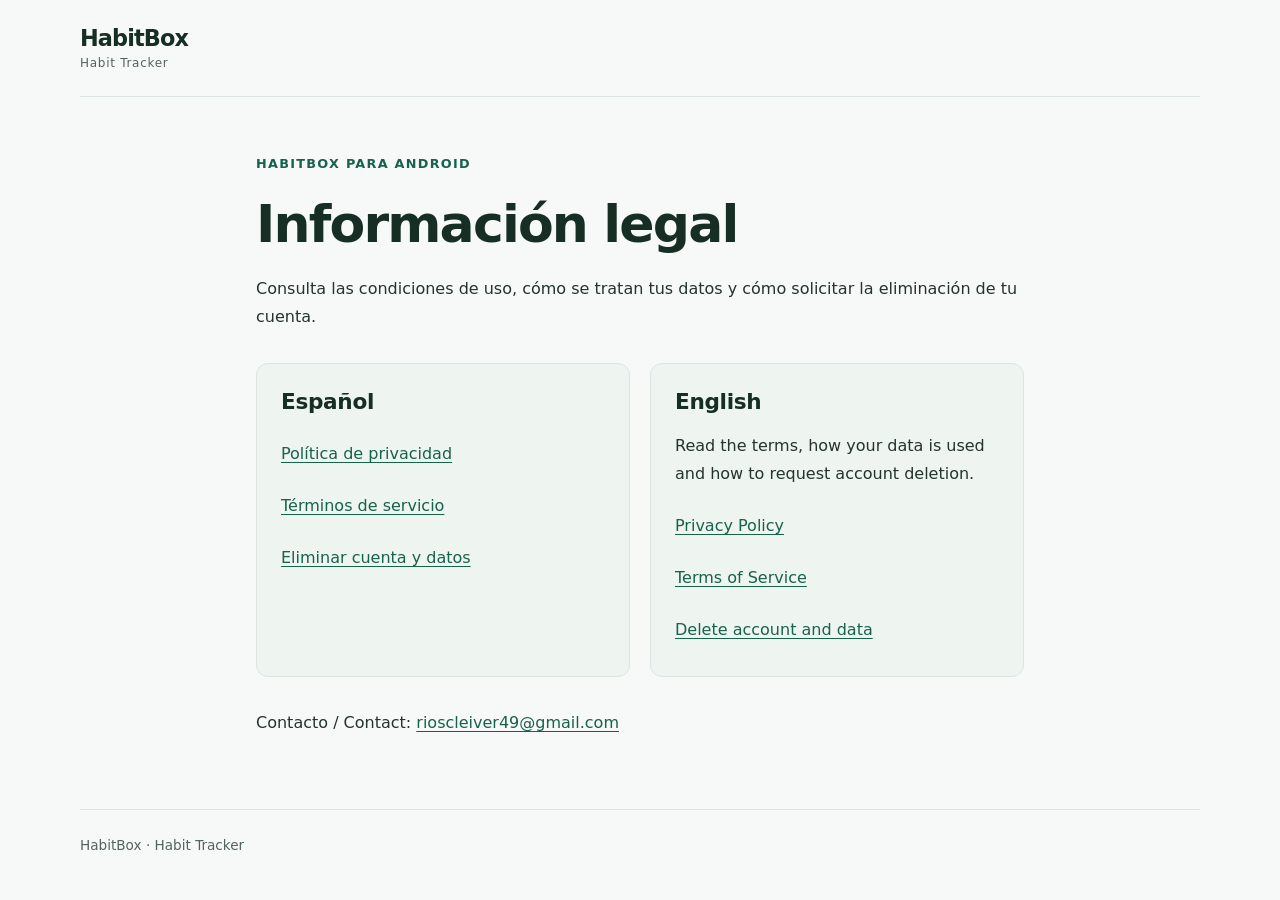
<file: index.html>
<!doctype html>
<html lang="es">
<head>
  <meta charset="utf-8">
  <meta name="viewport" content="width=device-width, initial-scale=1">
  <meta name="description" content="Privacidad, términos de servicio y eliminación de cuenta de HabitBox, en español e inglés. HabitBox legal information in Spanish and English.">
  <title>Información legal / Legal information · HabitBox</title>
  <link rel="stylesheet" href="styles.css">
</head>
<body>
  <a class="skip-link" href="#contenido">Saltar al contenido / Skip to content</a>
  <header class="site-header">
    <a class="brand" href="./" aria-label="HabitBox, inicio">HabitBox <span>Habit Tracker</span></a>
  </header>
  <main class="home" id="contenido">
    <p class="eyebrow">HabitBox para Android</p>
    <h1>Información legal</h1>
    <p>Consulta las condiciones de uso, cómo se tratan tus datos y cómo solicitar la eliminación de tu cuenta.</p>
    <div class="language-grid">
      <section class="language-card" aria-labelledby="es-heading">
        <h2 id="es-heading">Español</h2>
        <nav aria-label="Información legal en español"><ul>
          <li><a href="privacy.html">Política de privacidad</a></li>
          <li><a href="terms.html">Términos de servicio</a></li>
          <li><a href="delete-account-es.html">Eliminar cuenta y datos</a></li>
        </ul></nav>
      </section>
      <section class="language-card" lang="en" aria-labelledby="en-heading">
        <h2 id="en-heading">English</h2>
        <p>Read the terms, how your data is used and how to request account deletion.</p>
        <nav aria-label="Legal information in English"><ul>
          <li><a href="privacy-en.html" hreflang="en">Privacy Policy</a></li>
          <li><a href="terms-en.html" hreflang="en">Terms of Service</a></li>
          <li><a href="delete-account.html" hreflang="en">Delete account and data</a></li>
        </ul></nav>
      </section>
    </div>
    <p class="contact-line">Contacto / <span lang="en">Contact</span>: <a href="mailto:rioscleiver49@gmail.com">rioscleiver49@gmail.com</a></p>
  </main>
  <footer class="site-footer"><p>HabitBox <span aria-hidden="true">·</span> Habit Tracker</p></footer>
</body>
</html>
</file>
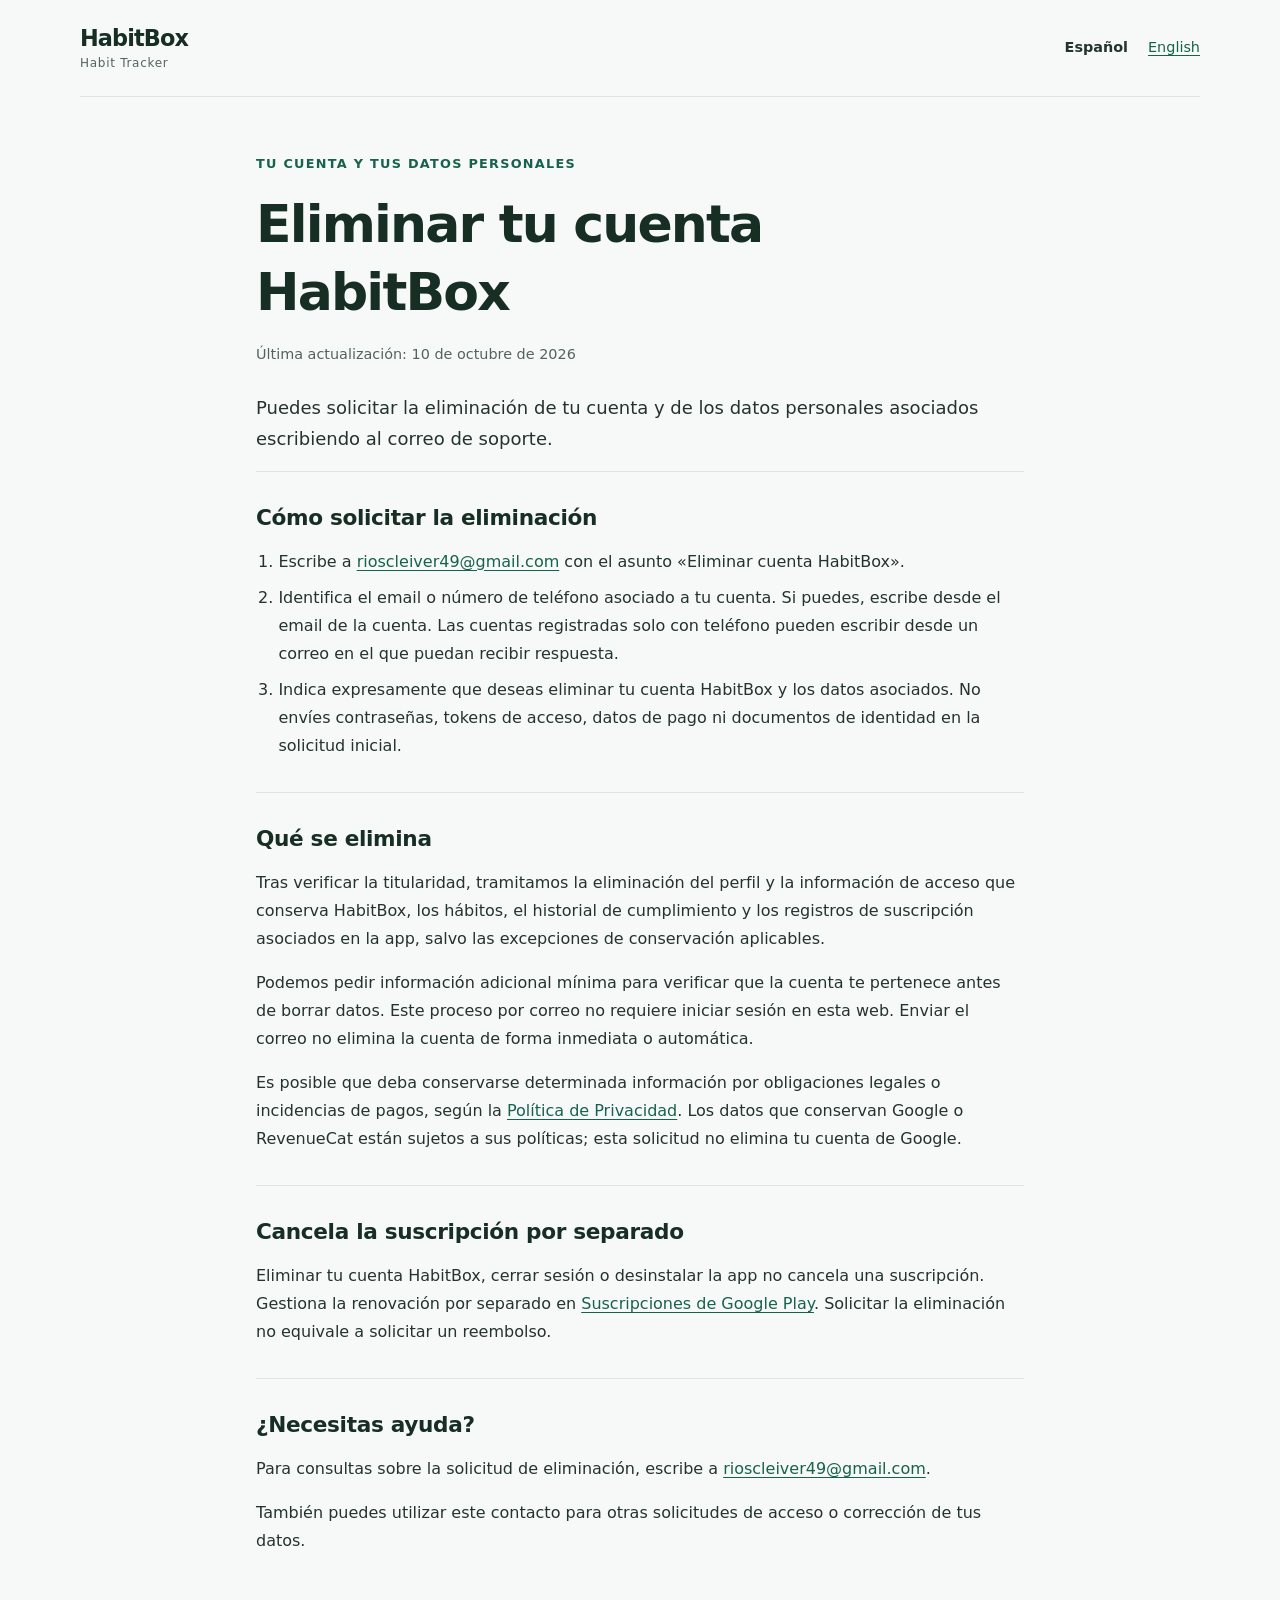
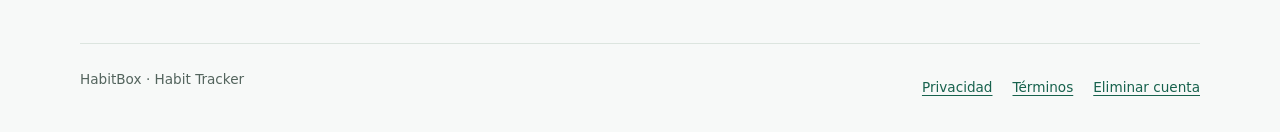
<file: delete-account-es.html>
<!doctype html>
<html lang="es">
<head>
  <meta charset="utf-8">
  <meta name="viewport" content="width=device-width, initial-scale=1">
  <meta name="description" content="Cómo solicitar por correo la eliminación de tu cuenta HabitBox y de los datos asociados.">
  <title>Eliminar tu cuenta · HabitBox: Habit Tracker</title>
  <link rel="stylesheet" href="styles.css">
  <link rel="alternate" hreflang="es" href="delete-account-es.html">
  <link rel="alternate" hreflang="en" href="delete-account.html">
</head>
<body>
  <a class="skip-link" href="#contenido">Saltar al contenido</a>
  <header class="site-header" id="inicio">
    <a class="brand" href="./" aria-label="HabitBox, inicio">HabitBox <span>Habit Tracker</span></a>
    <nav class="language-nav" aria-label="Idioma"><span aria-current="page">Español</span><a href="delete-account.html" lang="en" hreflang="en">English</a></nav>
  </header>
  <main id="contenido" class="policy">
    <header class="policy-heading">
      <p class="eyebrow">Tu cuenta y tus datos personales</p><h1>Eliminar tu cuenta HabitBox</h1>
      <p class="updated">Última actualización: <time datetime="2026-10-10">10 de octubre de 2026</time></p>
      <p class="lead">Puedes solicitar la eliminación de tu cuenta y de los datos personales asociados escribiendo al correo de soporte.</p>
    </header>
    <section id="solicitud">
      <h2>Cómo solicitar la eliminación</h2>
      <ol>
        <li>Escribe a <a href="mailto:rioscleiver49@gmail.com?subject=Eliminar%20cuenta%20HabitBox">rioscleiver49@gmail.com</a> con el asunto «Eliminar cuenta HabitBox».</li>
        <li>Identifica el email o número de teléfono asociado a tu cuenta. Si puedes, escribe desde el email de la cuenta. Las cuentas registradas solo con teléfono pueden escribir desde un correo en el que puedan recibir respuesta.</li>
        <li>Indica expresamente que deseas eliminar tu cuenta HabitBox y los datos asociados. No envíes contraseñas, tokens de acceso, datos de pago ni documentos de identidad en la solicitud inicial.</li>
      </ol>
    </section>
    <section id="datos">
      <h2>Qué se elimina</h2>
      <p>Tras verificar la titularidad, tramitamos la eliminación del perfil y la información de acceso que conserva HabitBox, los hábitos, el historial de cumplimiento y los registros de suscripción asociados en la app, salvo las excepciones de conservación aplicables.</p>
      <p>Podemos pedir información adicional mínima para verificar que la cuenta te pertenece antes de borrar datos. Este proceso por correo no requiere iniciar sesión en esta web. Enviar el correo no elimina la cuenta de forma inmediata o automática.</p>
      <p>Es posible que deba conservarse determinada información por obligaciones legales o incidencias de pagos, según la <a href="privacy.html#conservacion">Política de Privacidad</a>. Los datos que conservan Google o RevenueCat están sujetos a sus políticas; esta solicitud no elimina tu cuenta de Google.</p>
    </section>
    <section id="suscripcion">
      <h2>Cancela la suscripción por separado</h2>
      <p>Eliminar tu cuenta HabitBox, cerrar sesión o desinstalar la app no cancela una suscripción. Gestiona la renovación por separado en <a href="https://play.google.com/store/account/subscriptions">Suscripciones de Google Play</a>. Solicitar la eliminación no equivale a solicitar un reembolso.</p>
    </section>
    <section id="contacto">
      <h2>¿Necesitas ayuda?</h2>
      <p>Para consultas sobre la solicitud de eliminación, escribe a <a href="mailto:rioscleiver49@gmail.com">rioscleiver49@gmail.com</a>.</p>
      <p>También puedes utilizar este contacto para otras solicitudes de acceso o corrección de tus datos.</p>
    </section>
  </main>
  <footer class="site-footer"><p>HabitBox <span aria-hidden="true">·</span> Habit Tracker</p><nav aria-label="Páginas legales"><a href="privacy.html">Privacidad</a><a href="terms.html">Términos</a><a href="delete-account-es.html" aria-current="page">Eliminar cuenta</a></nav></footer>
</body>
</html>
</file>
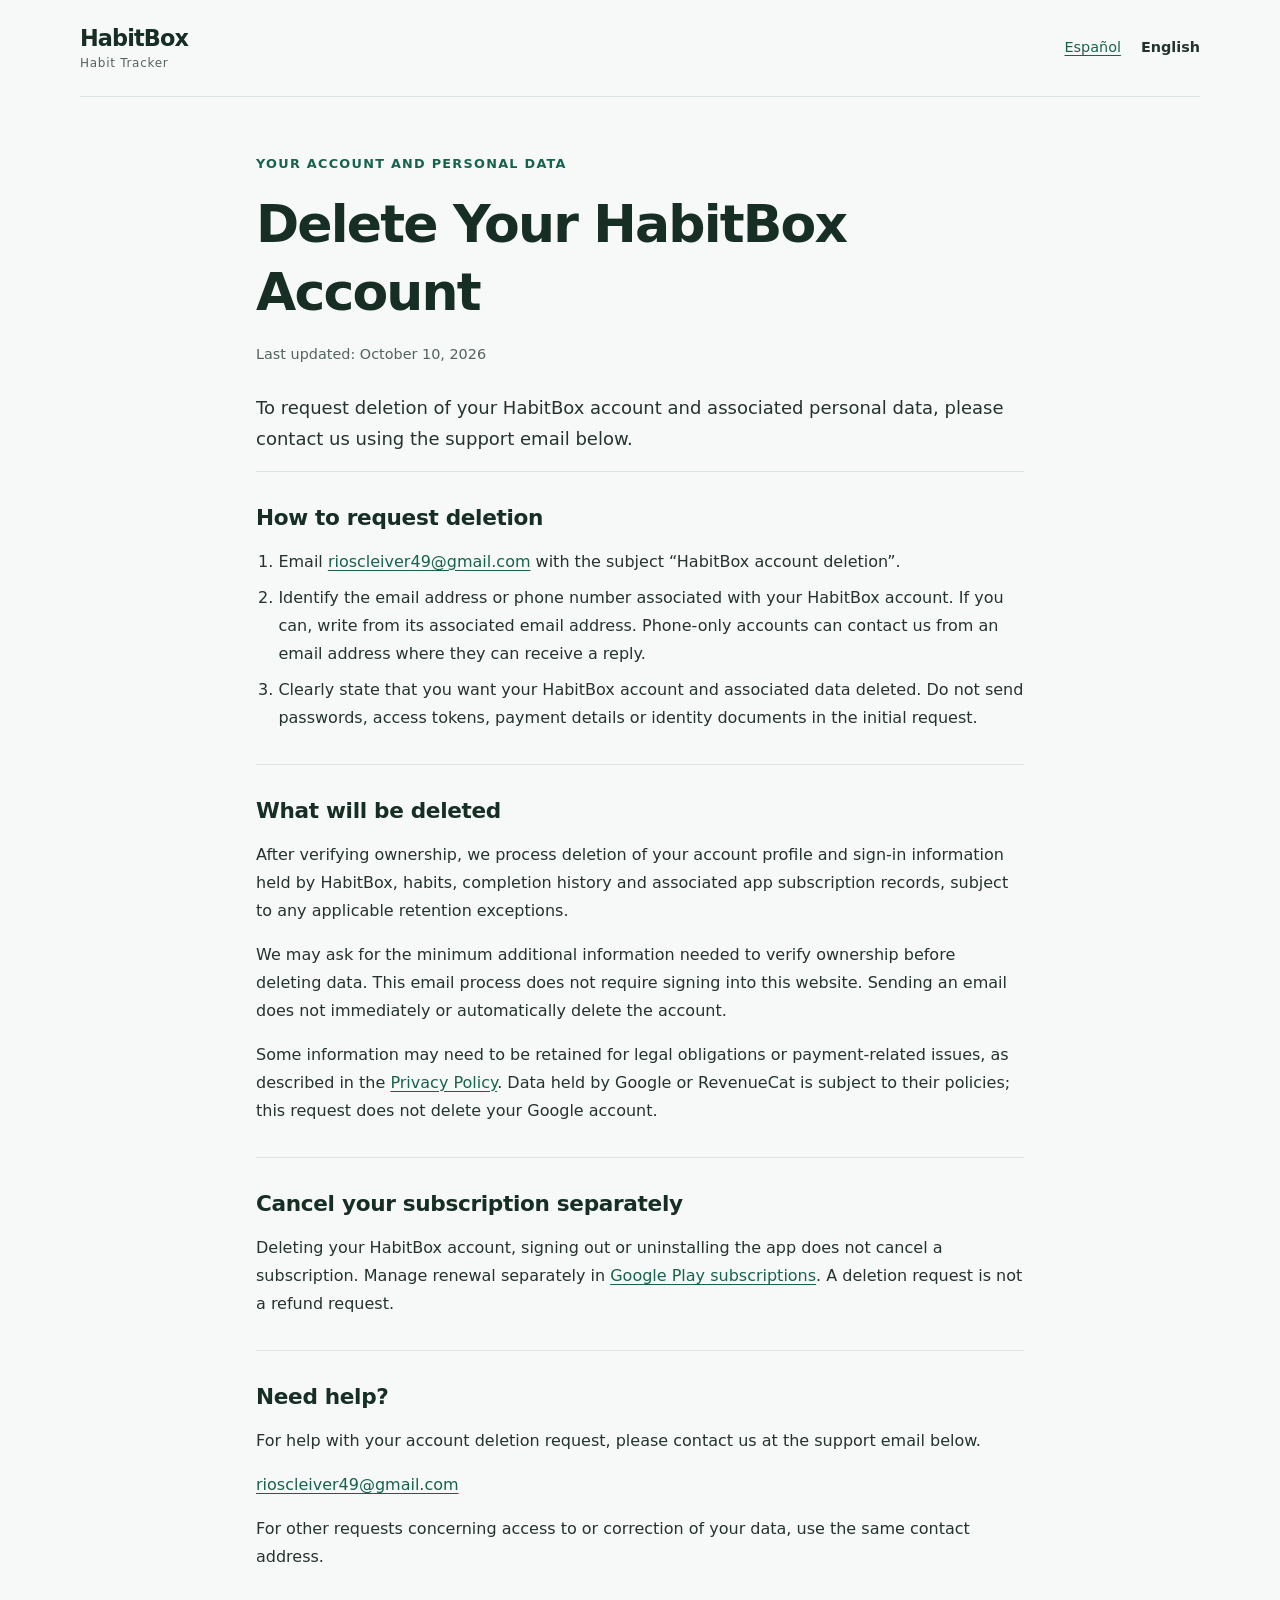
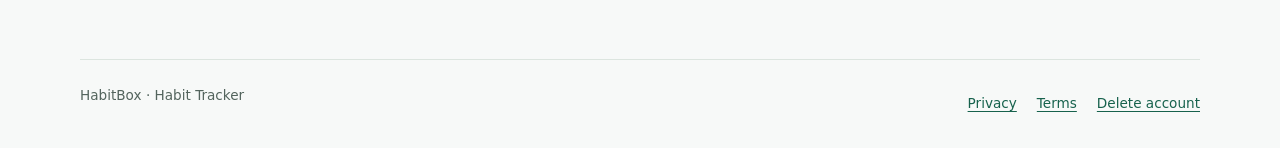
<file: delete-account.html>
<!DOCTYPE html>
<html lang="en">
<head>
  <meta charset="utf-8">
  <meta name="viewport" content="width=device-width, initial-scale=1">
  <meta name="description" content="Learn how to request deletion of your HabitBox account and associated personal data by contacting support.">
  <title>Delete Your HabitBox Account · HabitBox: Habit Tracker</title>
  <link rel="stylesheet" href="styles.css">
  <link rel="alternate" hreflang="es" href="delete-account-es.html">
  <link rel="alternate" hreflang="en" href="delete-account.html">
</head>
<body>
  <a class="skip-link" href="#content">Skip to content</a>
  <header class="site-header" id="top">
    <a class="brand" href="./" aria-label="HabitBox, home">HabitBox <span>Habit Tracker</span></a>
    <nav class="language-nav" aria-label="Language"><a href="delete-account-es.html" lang="es" hreflang="es">Español</a><span aria-current="page">English</span></nav>
  </header>
  <main id="content" class="policy">
    <header class="policy-heading">
      <p class="eyebrow">Your account and personal data</p>
      <h1>Delete Your HabitBox Account</h1>
      <p class="updated">Last updated: <time datetime="2026-10-10">October 10, 2026</time></p>
      <p class="lead">To request deletion of your HabitBox account and associated personal data, please contact us using the support email below.</p>
    </header>

    <section id="how-to-request">
      <h2>How to request deletion</h2>
      <ol>
        <li>Email <a href="mailto:rioscleiver49@gmail.com?subject=HabitBox%20account%20deletion">rioscleiver49@gmail.com</a> with the subject “HabitBox account deletion”.</li>
        <li>Identify the email address or phone number associated with your HabitBox account. If you can, write from its associated email address. Phone-only accounts can contact us from an email address where they can receive a reply.</li>
        <li>Clearly state that you want your HabitBox account and associated data deleted. Do not send passwords, access tokens, payment details or identity documents in the initial request.</li>
      </ol>
    </section>

    <section id="what-will-be-deleted">
      <h2>What will be deleted</h2>
      <p>After verifying ownership, we process deletion of your account profile and sign-in information held by HabitBox, habits, completion history and associated app subscription records, subject to any applicable retention exceptions.</p>
      <p>We may ask for the minimum additional information needed to verify ownership before deleting data. This email process does not require signing into this website. Sending an email does not immediately or automatically delete the account.</p>
      <p>Some information may need to be retained for legal obligations or payment-related issues, as described in the <a href="privacy-en.html#retention">Privacy Policy</a>. Data held by Google or RevenueCat is subject to their policies; this request does not delete your Google account.</p>
    </section>

    <section id="subscription">
      <h2>Cancel your subscription separately</h2>
      <p>Deleting your HabitBox account, signing out or uninstalling the app does not cancel a subscription. Manage renewal separately in <a href="https://play.google.com/store/account/subscriptions">Google Play subscriptions</a>. A deletion request is not a refund request.</p>
    </section>

    <section id="support">
      <h2>Need help?</h2>
      <p>For help with your account deletion request, please contact us at the support email below.</p>
      <p><a href="mailto:rioscleiver49@gmail.com">rioscleiver49@gmail.com</a></p>
      <p>For other requests concerning access to or correction of your data, use the same contact address.</p>
    </section>
  </main>
  <footer class="site-footer">
    <p>HabitBox <span aria-hidden="true">·</span> Habit Tracker</p>
    <nav aria-label="Legal pages"><a href="privacy-en.html">Privacy</a><a href="terms-en.html">Terms</a><a href="delete-account.html" aria-current="page">Delete account</a></nav>
  </footer>
</body>
</html>
</file>
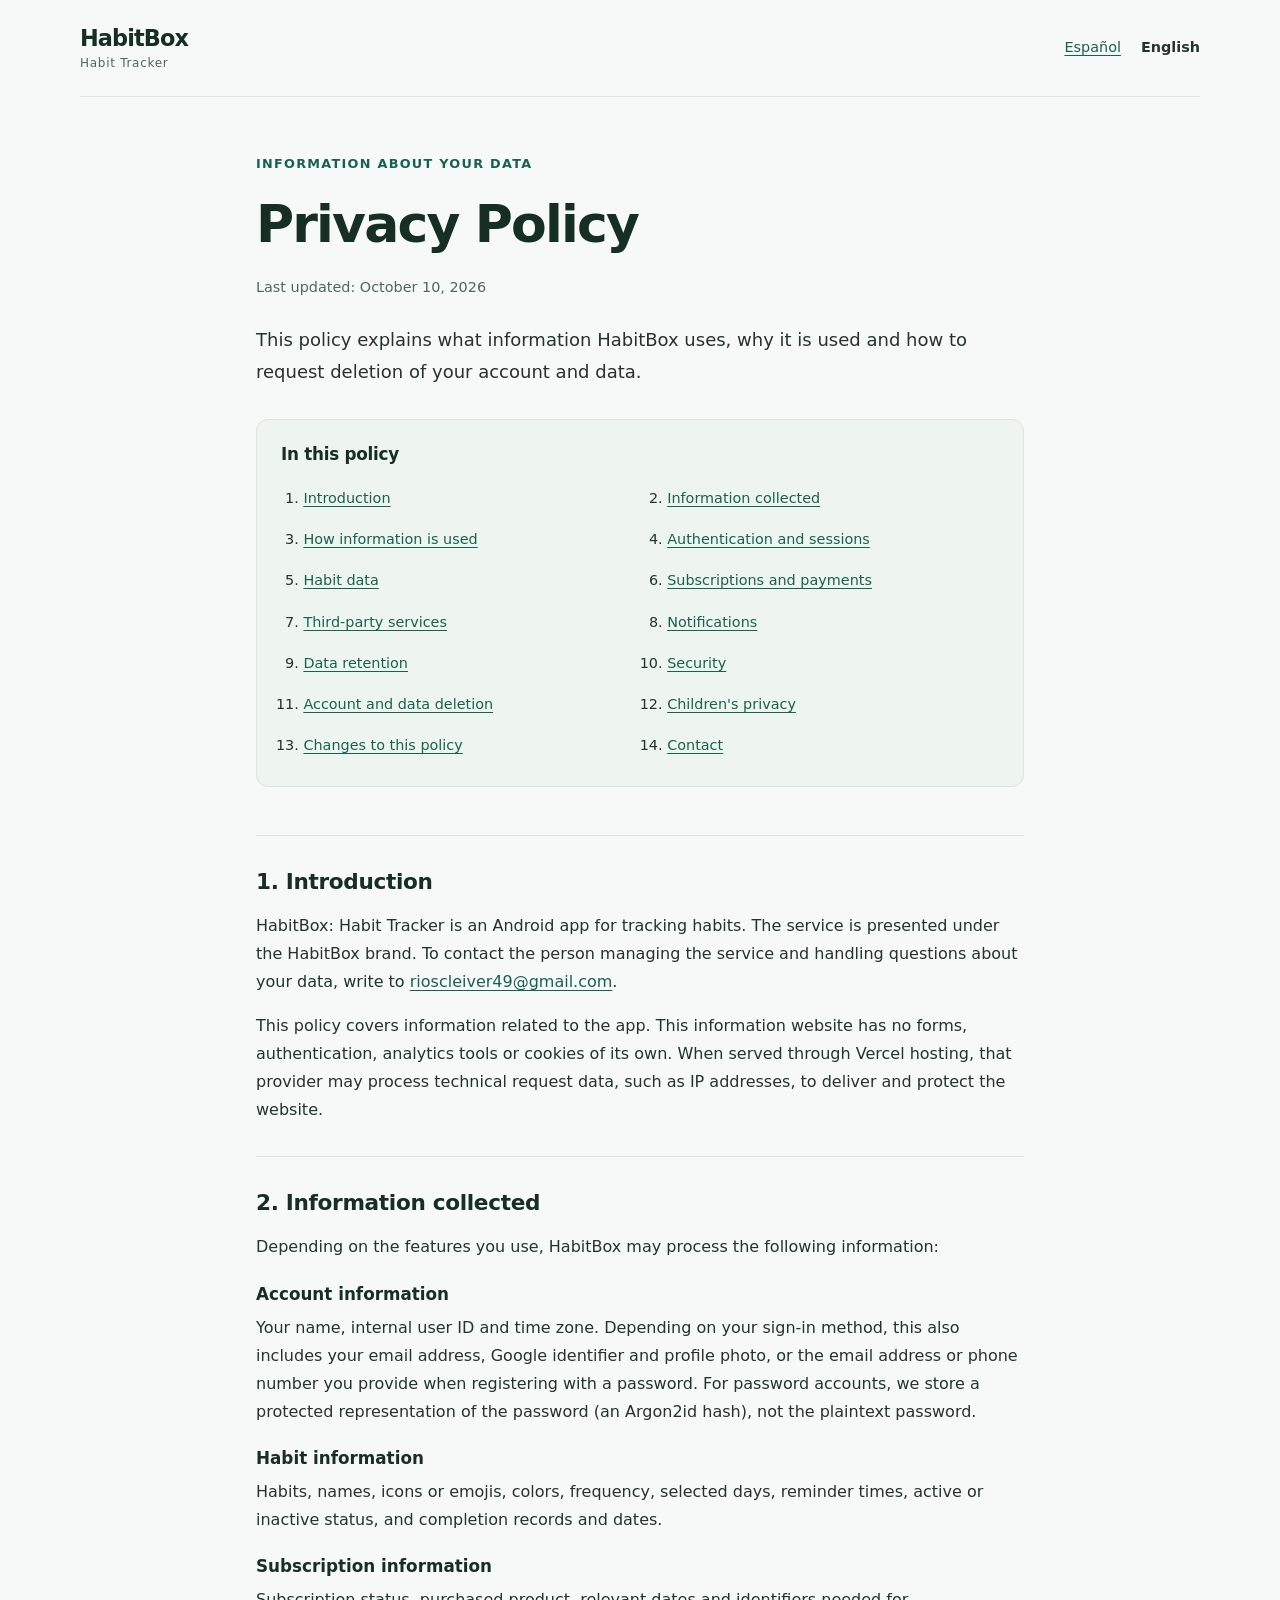
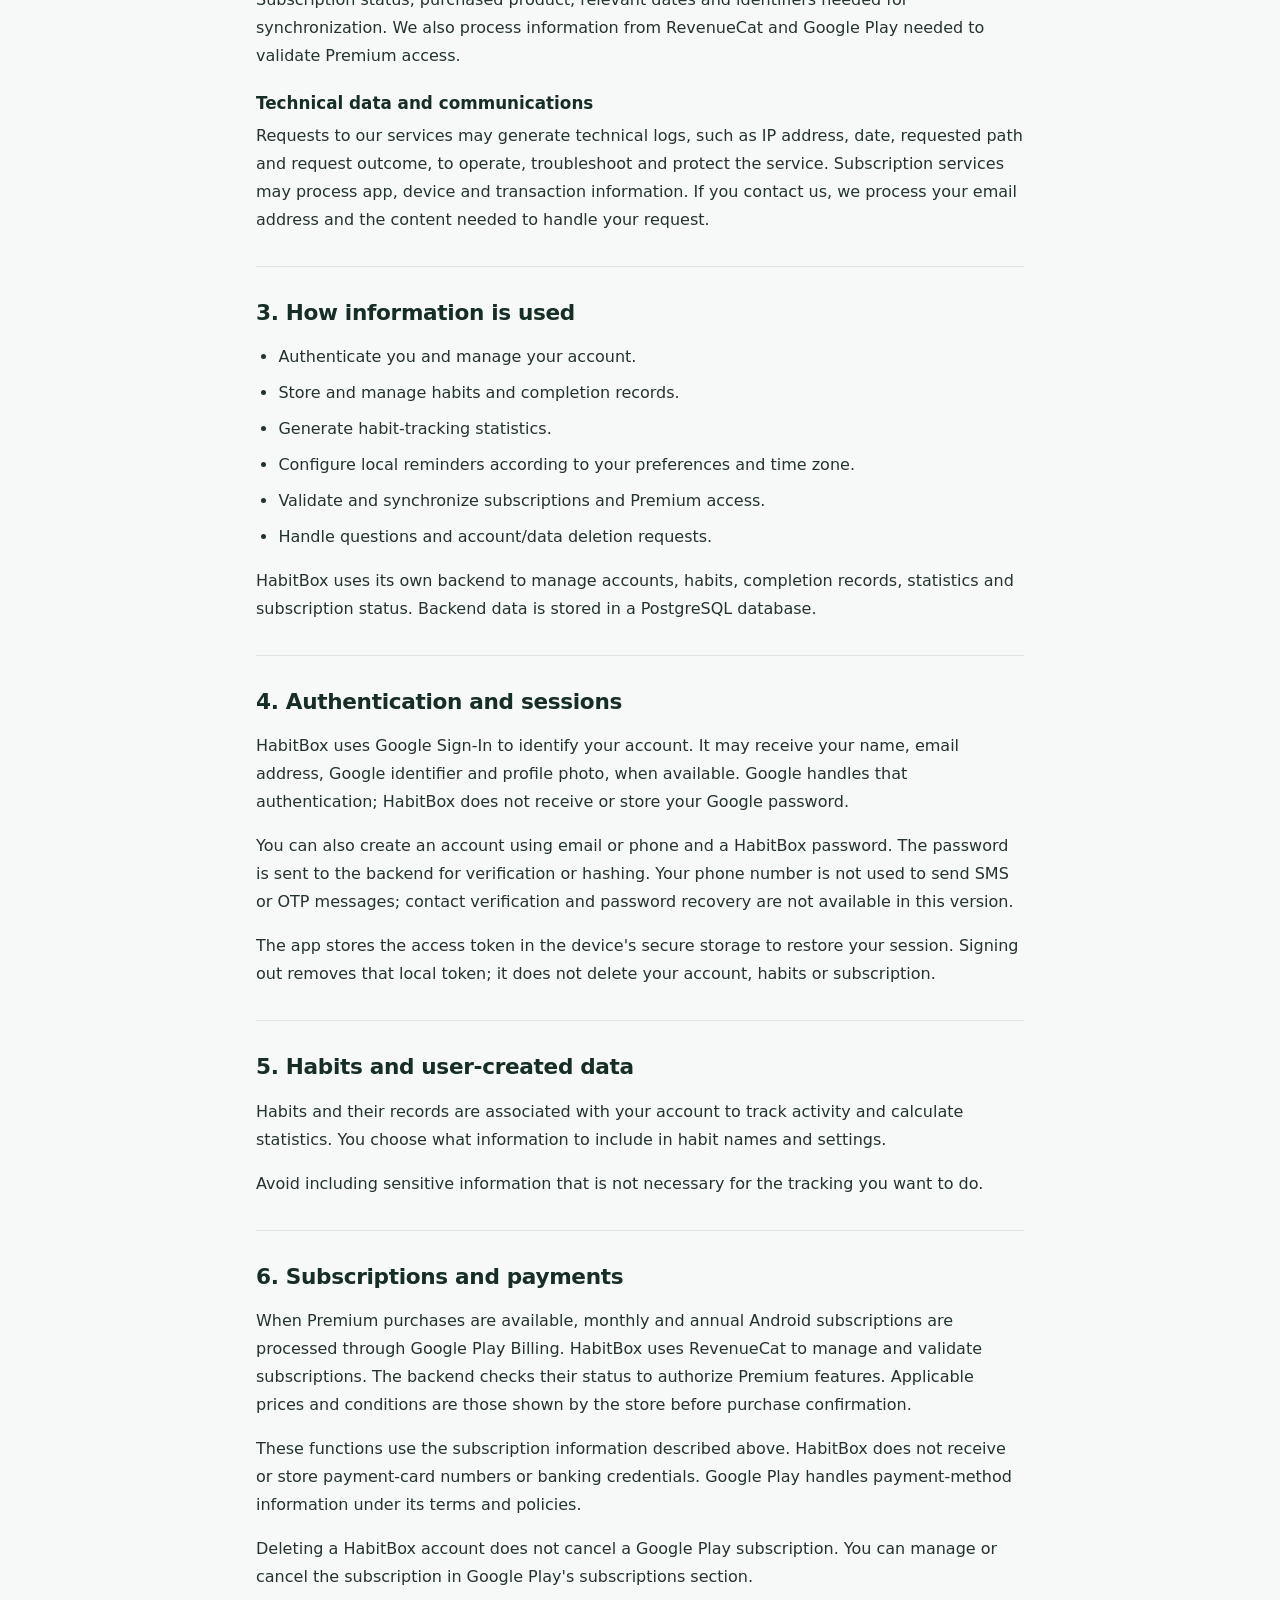
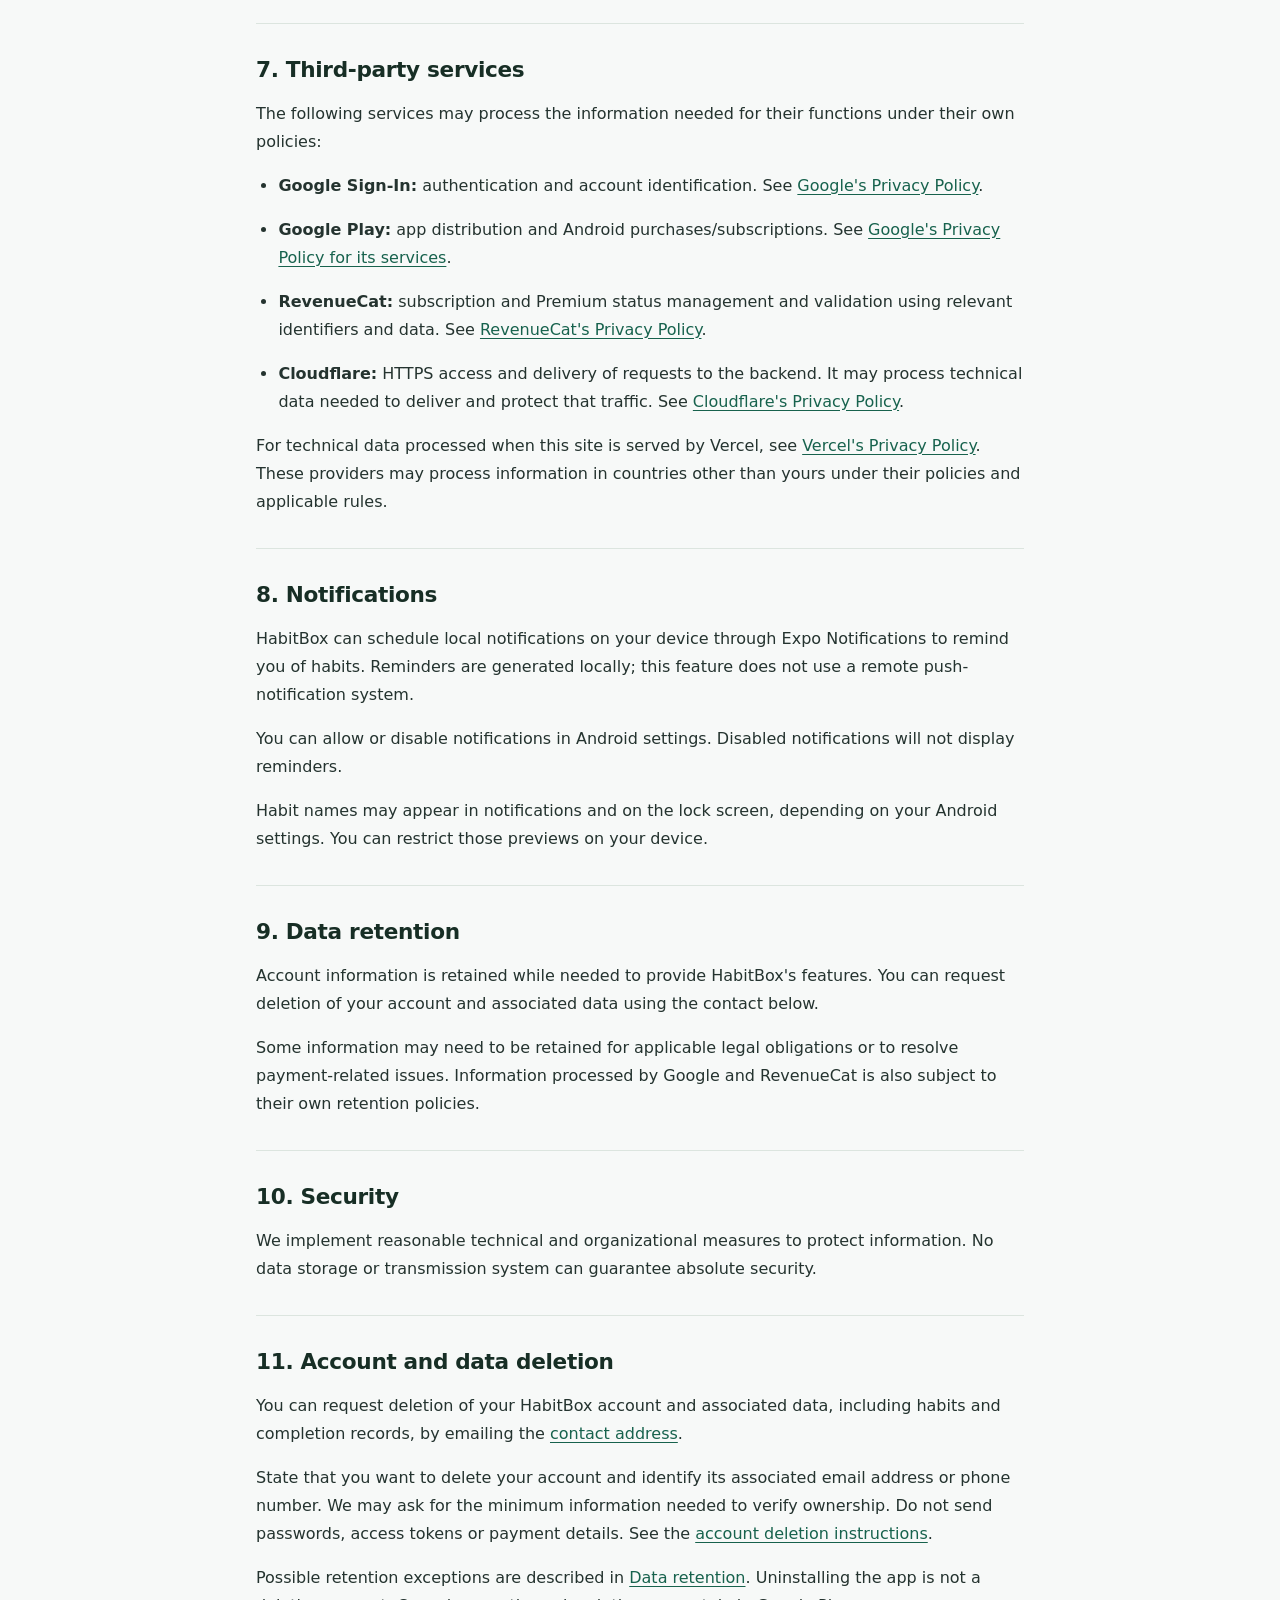
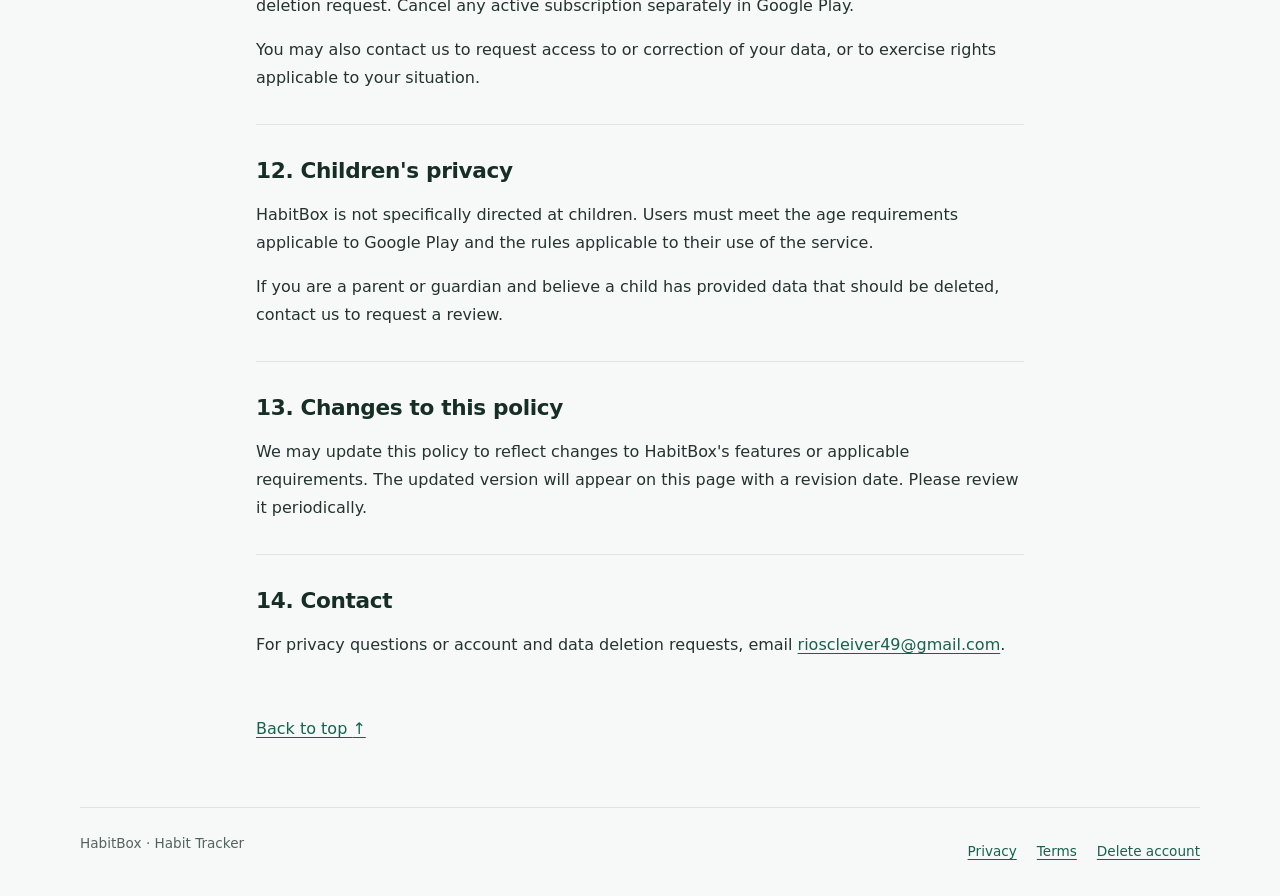
<file: privacy-en.html>
<!doctype html>
<html lang="en">
<head>
  <meta charset="utf-8">
  <meta name="viewport" content="width=device-width, initial-scale=1">
  <meta name="description" content="HabitBox privacy policy: accounts, habits, subscriptions, local reminders and requests to delete your data.">
  <title>Privacy Policy · HabitBox: Habit Tracker</title>
  <link rel="stylesheet" href="styles.css">
  <link rel="alternate" hreflang="es" href="privacy.html">
  <link rel="alternate" hreflang="en" href="privacy-en.html">
</head>
<body>
  <a class="skip-link" href="#content">Skip to content</a>
  <header class="site-header" id="top">
    <a class="brand" href="./" aria-label="HabitBox, home">HabitBox <span>Habit Tracker</span></a>
    <nav class="language-nav" aria-label="Language"><a href="privacy.html" lang="es" hreflang="es">Español</a><span aria-current="page">English</span></nav>
  </header>
  <main id="content" class="policy">
    <header class="policy-heading">
      <p class="eyebrow">Information about your data</p>
      <h1>Privacy Policy</h1>
      <p class="updated">Last updated: <time datetime="2026-10-10">October 10, 2026</time></p>
      <p class="lead">This policy explains what information HabitBox uses, why it is used and how to request deletion of your account and data.</p>
    </header>
    <nav class="contents" aria-labelledby="contents-heading">
      <h2 id="contents-heading">In this policy</h2>
      <ol>
        <li><a href="#introduction">Introduction</a></li><li><a href="#information">Information collected</a></li>
        <li><a href="#use">How information is used</a></li><li><a href="#authentication">Authentication and sessions</a></li>
        <li><a href="#habits">Habit data</a></li><li><a href="#subscriptions">Subscriptions and payments</a></li>
        <li><a href="#providers">Third-party services</a></li><li><a href="#notifications">Notifications</a></li>
        <li><a href="#retention">Data retention</a></li><li><a href="#security">Security</a></li>
        <li><a href="#deletion">Account and data deletion</a></li><li><a href="#children">Children's privacy</a></li>
        <li><a href="#changes">Changes to this policy</a></li><li><a href="#contact">Contact</a></li>
      </ol>
    </nav>
    <section id="introduction">
      <h2>1. Introduction</h2>
      <p>HabitBox: Habit Tracker is an Android app for tracking habits. The service is presented under the HabitBox brand. To contact the person managing the service and handling questions about your data, write to <a href="mailto:rioscleiver49@gmail.com">rioscleiver49@gmail.com</a>.</p>
      <p>This policy covers information related to the app. This information website has no forms, authentication, analytics tools or cookies of its own. When served through Vercel hosting, that provider may process technical request data, such as IP addresses, to deliver and protect the website.</p>
    </section>
    <section id="information">
      <h2>2. Information collected</h2>
      <p>Depending on the features you use, HabitBox may process the following information:</p>
      <h3>Account information</h3>
      <p>Your name, internal user ID and time zone. Depending on your sign-in method, this also includes your email address, Google identifier and profile photo, or the email address or phone number you provide when registering with a password. For password accounts, we store a protected representation of the password (an Argon2id hash), not the plaintext password.</p>
      <h3>Habit information</h3>
      <p>Habits, names, icons or emojis, colors, frequency, selected days, reminder times, active or inactive status, and completion records and dates.</p>
      <h3>Subscription information</h3>
      <p>Subscription status, purchased product, relevant dates and identifiers needed for synchronization. We also process information from RevenueCat and Google Play needed to validate Premium access.</p>
      <h3>Technical data and communications</h3>
      <p>Requests to our services may generate technical logs, such as IP address, date, requested path and request outcome, to operate, troubleshoot and protect the service. Subscription services may process app, device and transaction information. If you contact us, we process your email address and the content needed to handle your request.</p>
    </section>
    <section id="use">
      <h2>3. How information is used</h2>
      <ul><li>Authenticate you and manage your account.</li><li>Store and manage habits and completion records.</li><li>Generate habit-tracking statistics.</li><li>Configure local reminders according to your preferences and time zone.</li><li>Validate and synchronize subscriptions and Premium access.</li><li>Handle questions and account/data deletion requests.</li></ul>
      <p>HabitBox uses its own backend to manage accounts, habits, completion records, statistics and subscription status. Backend data is stored in a PostgreSQL database.</p>
    </section>
    <section id="authentication">
      <h2>4. Authentication and sessions</h2>
      <p>HabitBox uses Google Sign-In to identify your account. It may receive your name, email address, Google identifier and profile photo, when available. Google handles that authentication; HabitBox does not receive or store your Google password.</p>
      <p>You can also create an account using email or phone and a HabitBox password. The password is sent to the backend for verification or hashing. Your phone number is not used to send SMS or OTP messages; contact verification and password recovery are not available in this version.</p>
      <p>The app stores the access token in the device's secure storage to restore your session. Signing out removes that local token; it does not delete your account, habits or subscription.</p>
    </section>
    <section id="habits">
      <h2>5. Habits and user-created data</h2>
      <p>Habits and their records are associated with your account to track activity and calculate statistics. You choose what information to include in habit names and settings.</p>
      <p>Avoid including sensitive information that is not necessary for the tracking you want to do.</p>
    </section>
    <section id="subscriptions">
      <h2>6. Subscriptions and payments</h2>
      <p>When Premium purchases are available, monthly and annual Android subscriptions are processed through Google Play Billing. HabitBox uses RevenueCat to manage and validate subscriptions. The backend checks their status to authorize Premium features. Applicable prices and conditions are those shown by the store before purchase confirmation.</p>
      <p>These functions use the subscription information described above. HabitBox does not receive or store payment-card numbers or banking credentials. Google Play handles payment-method information under its terms and policies.</p>
      <p>Deleting a HabitBox account does not cancel a Google Play subscription. You can manage or cancel the subscription in Google Play's subscriptions section.</p>
    </section>
    <section id="providers">
      <h2>7. Third-party services</h2>
      <p>The following services may process the information needed for their functions under their own policies:</p>
      <ul class="providers">
        <li><strong>Google Sign-In:</strong> authentication and account identification. See <a href="https://policies.google.com/privacy?hl=en">Google's Privacy Policy</a>.</li>
        <li><strong>Google Play:</strong> app distribution and Android purchases/subscriptions. See <a href="https://policies.google.com/privacy?hl=en">Google's Privacy Policy for its services</a>.</li>
        <li><strong>RevenueCat:</strong> subscription and Premium status management and validation using relevant identifiers and data. See <a href="https://www.revenuecat.com/privacy/">RevenueCat's Privacy Policy</a>.</li>
        <li><strong>Cloudflare:</strong> HTTPS access and delivery of requests to the backend. It may process technical data needed to deliver and protect that traffic. See <a href="https://www.cloudflare.com/privacypolicy/">Cloudflare's Privacy Policy</a>.</li>
      </ul>
      <p>For technical data processed when this site is served by Vercel, see <a href="https://vercel.com/legal/privacy-policy">Vercel's Privacy Policy</a>. These providers may process information in countries other than yours under their policies and applicable rules.</p>
    </section>
    <section id="notifications">
      <h2>8. Notifications</h2>
      <p>HabitBox can schedule local notifications on your device through Expo Notifications to remind you of habits. Reminders are generated locally; this feature does not use a remote push-notification system.</p>
      <p>You can allow or disable notifications in Android settings. Disabled notifications will not display reminders.</p>
      <p>Habit names may appear in notifications and on the lock screen, depending on your Android settings. You can restrict those previews on your device.</p>
    </section>
    <section id="retention">
      <h2>9. Data retention</h2>
      <p>Account information is retained while needed to provide HabitBox's features. You can request deletion of your account and associated data using the contact below.</p>
      <p>Some information may need to be retained for applicable legal obligations or to resolve payment-related issues. Information processed by Google and RevenueCat is also subject to their own retention policies.</p>
    </section>
    <section id="security">
      <h2>10. Security</h2>
      <p>We implement reasonable technical and organizational measures to protect information. No data storage or transmission system can guarantee absolute security.</p>
    </section>
    <section id="deletion">
      <h2>11. Account and data deletion</h2>
      <p>You can request deletion of your HabitBox account and associated data, including habits and completion records, by emailing the <a href="#contact">contact address</a>.</p>
      <p>State that you want to delete your account and identify its associated email address or phone number. We may ask for the minimum information needed to verify ownership. Do not send passwords, access tokens or payment details. See the <a href="delete-account.html">account deletion instructions</a>.</p>
      <p>Possible retention exceptions are described in <a href="#retention">Data retention</a>. Uninstalling the app is not a deletion request. Cancel any active subscription separately in Google Play.</p>
      <p>You may also contact us to request access to or correction of your data, or to exercise rights applicable to your situation.</p>
    </section>
    <section id="children">
      <h2>12. Children's privacy</h2>
      <p>HabitBox is not specifically directed at children. Users must meet the age requirements applicable to Google Play and the rules applicable to their use of the service.</p>
      <p>If you are a parent or guardian and believe a child has provided data that should be deleted, contact us to request a review.</p>
    </section>
    <section id="changes">
      <h2>13. Changes to this policy</h2>
      <p>We may update this policy to reflect changes to HabitBox's features or applicable requirements. The updated version will appear on this page with a revision date. Please review it periodically.</p>
    </section>
    <section id="contact">
      <h2>14. Contact</h2>
      <p>For privacy questions or account and data deletion requests, email <a href="mailto:rioscleiver49@gmail.com">rioscleiver49@gmail.com</a>.</p>
    </section>
    <a class="back-top" href="#top">Back to top <span aria-hidden="true">↑</span></a>
  </main>
  <footer class="site-footer"><p>HabitBox <span aria-hidden="true">·</span> Habit Tracker</p><nav aria-label="Legal pages"><a href="privacy-en.html" aria-current="page">Privacy</a><a href="terms-en.html">Terms</a><a href="delete-account.html">Delete account</a></nav></footer>
</body>
</html>
</file>
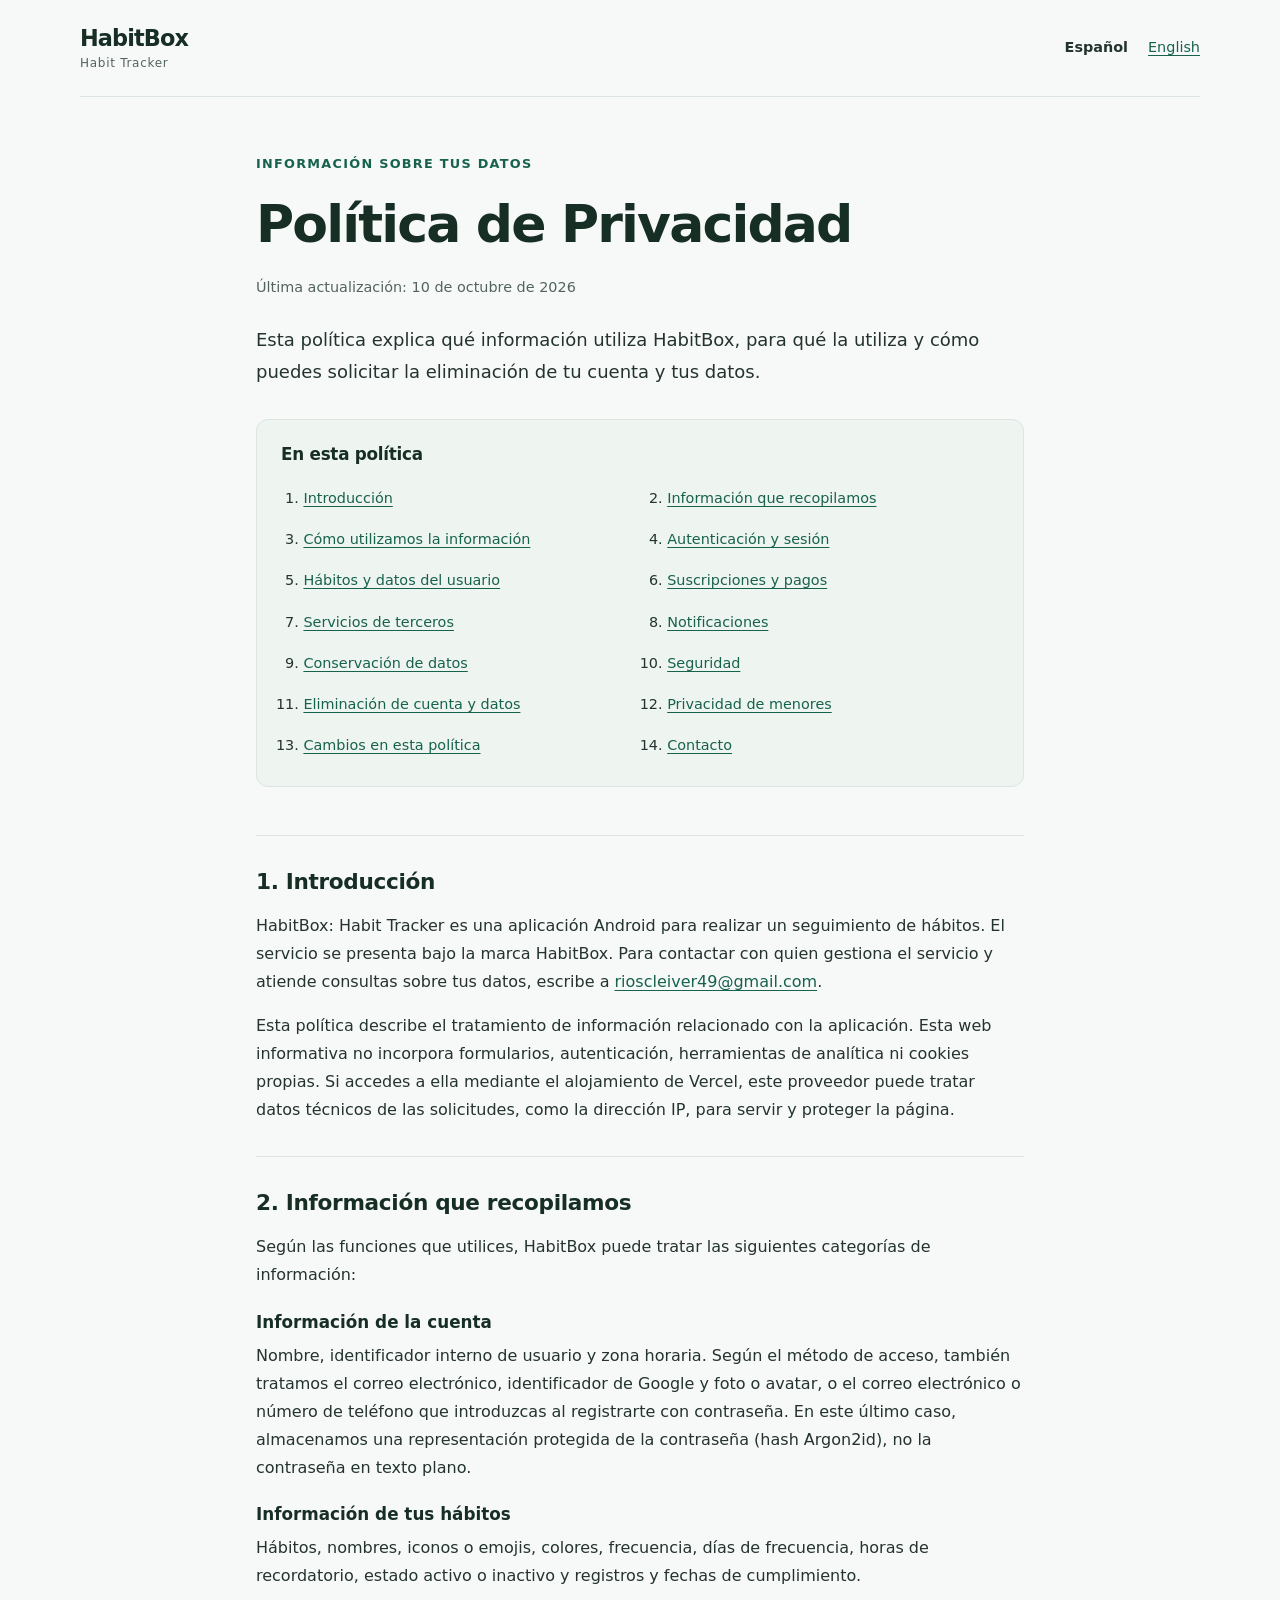
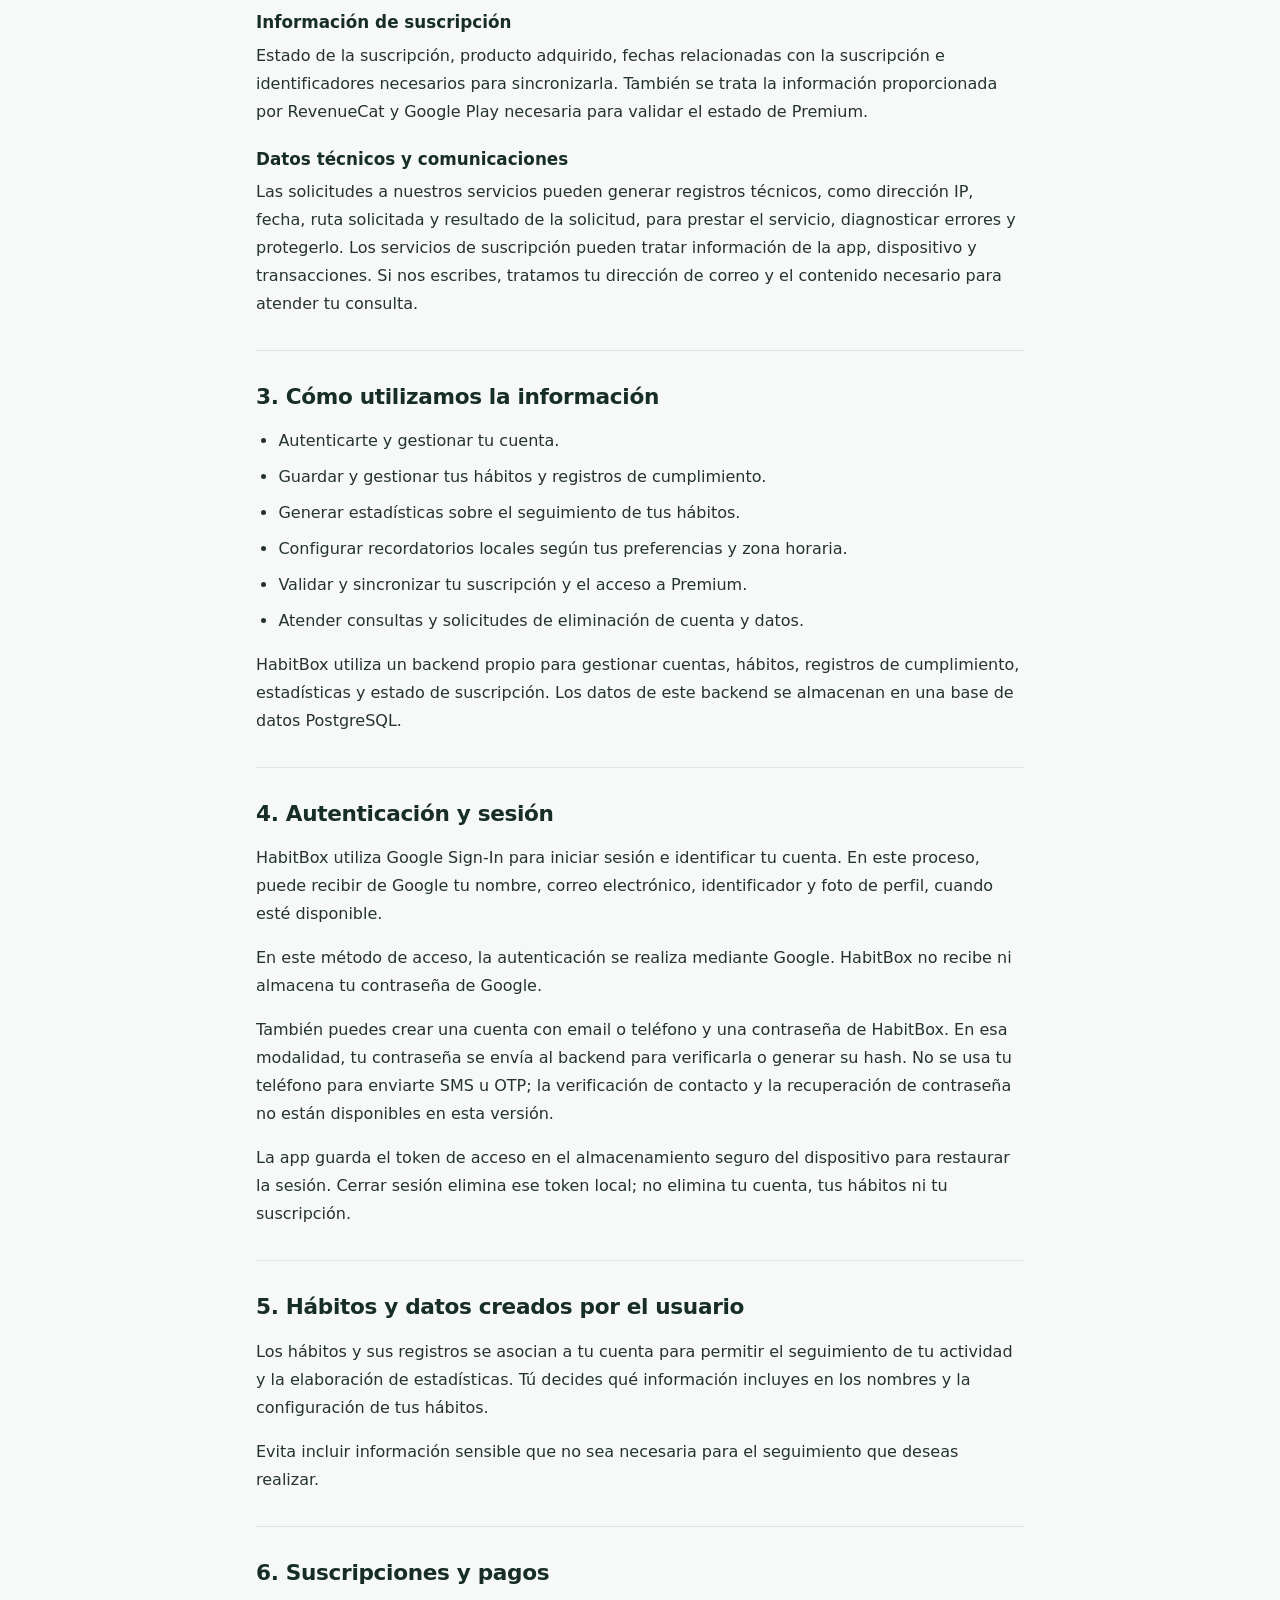
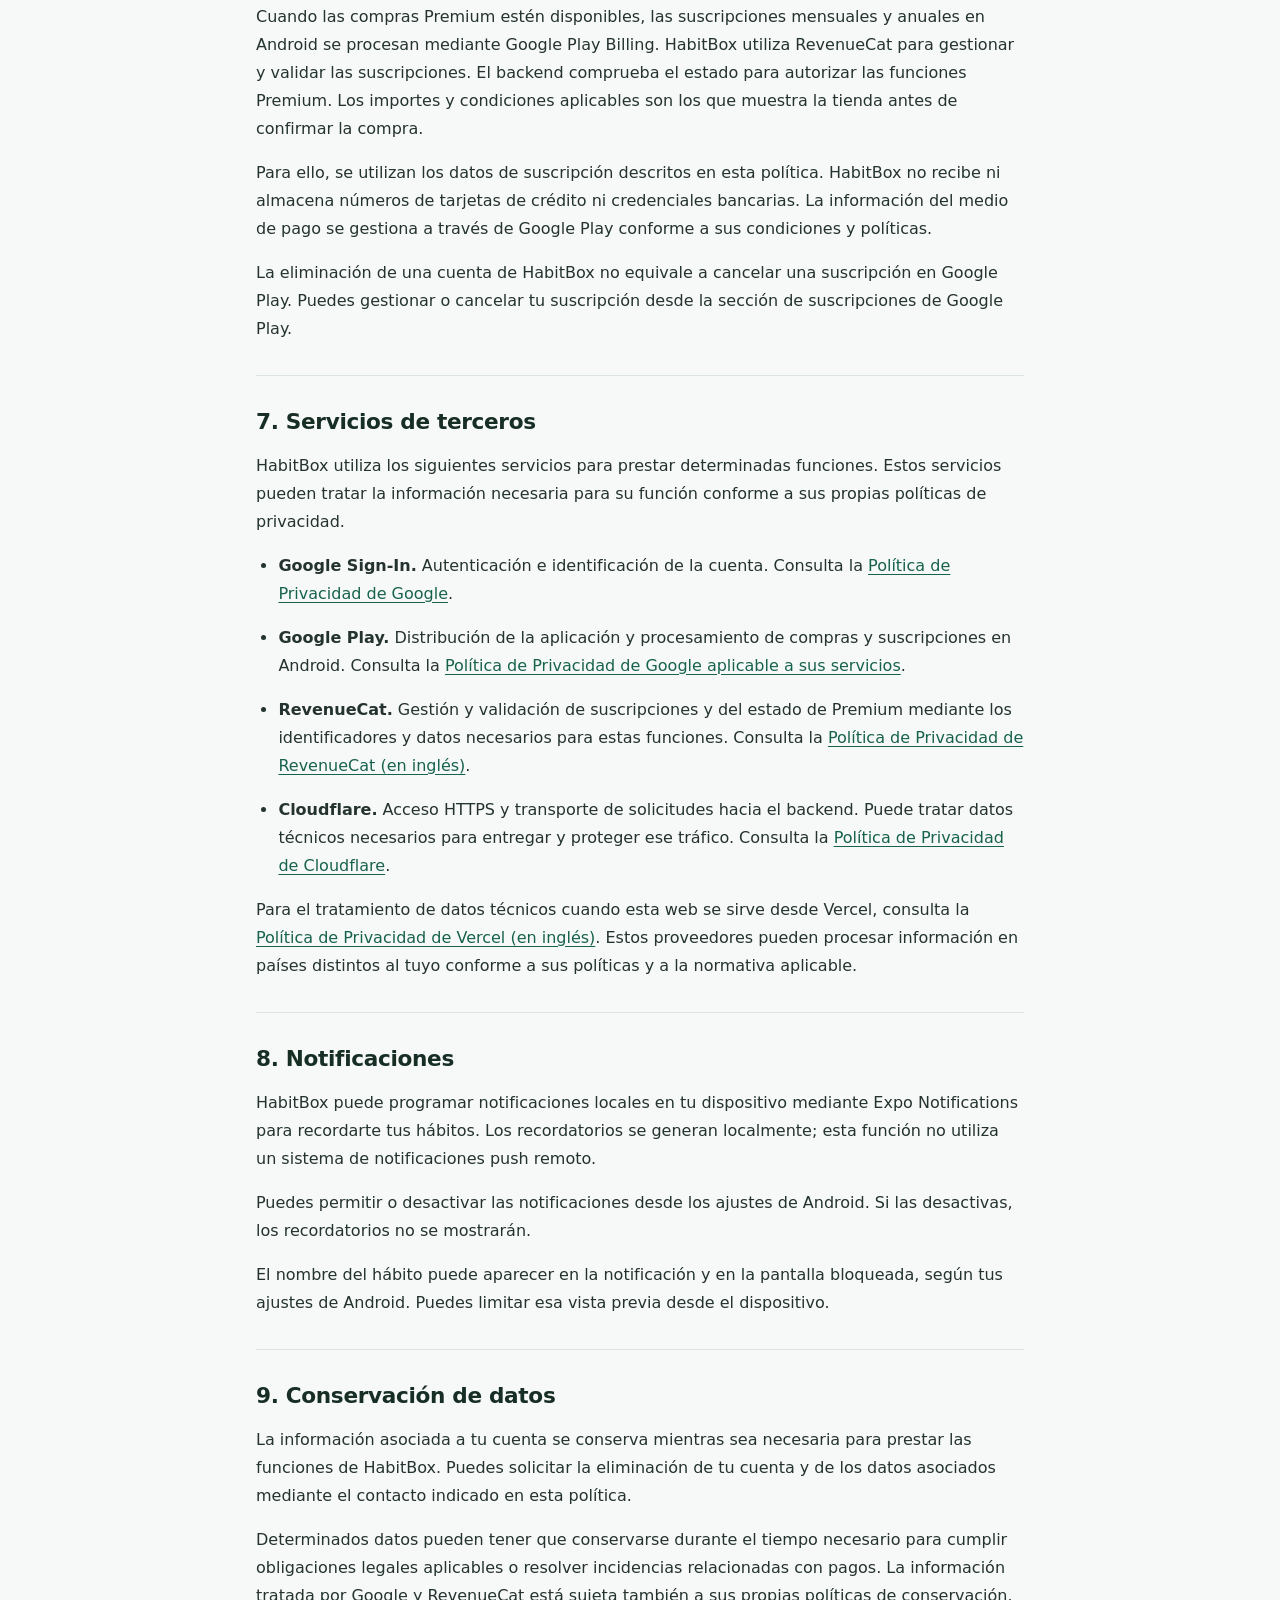
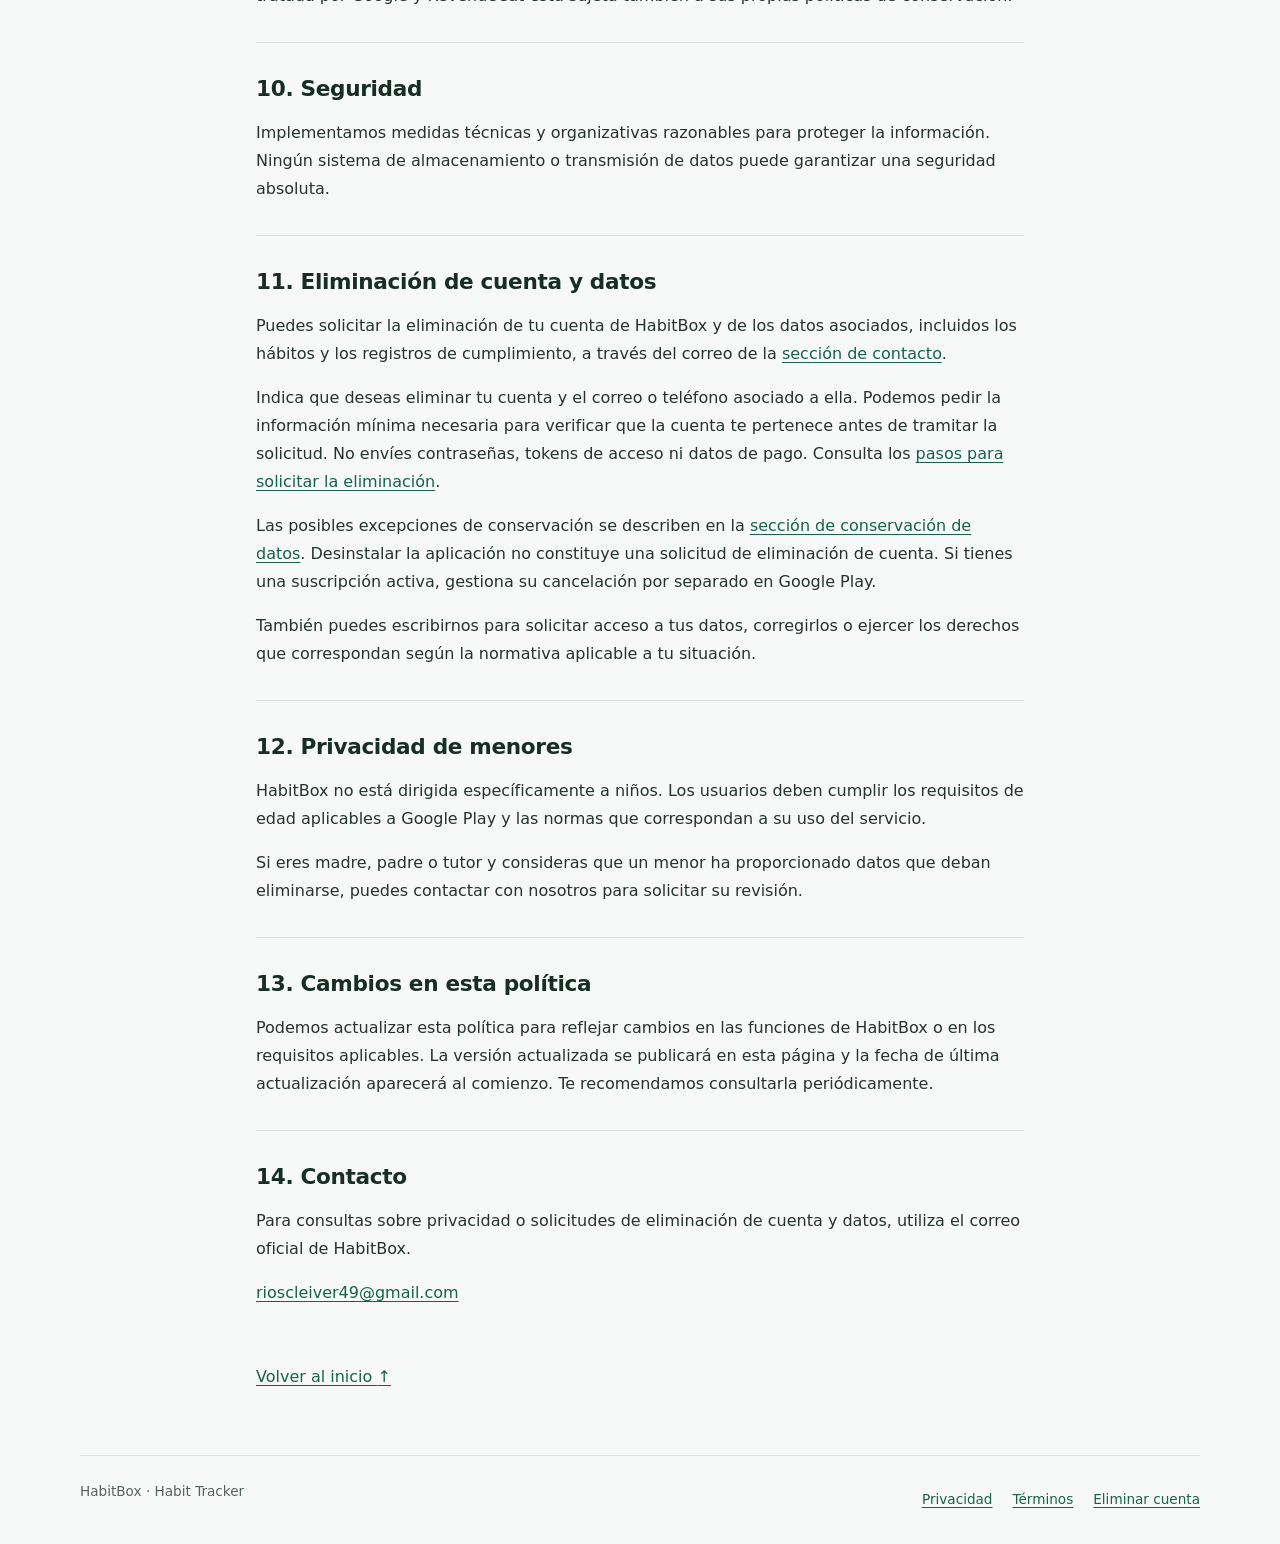
<file: privacy.html>
<!doctype html>
<html lang="es">
<head>
  <meta charset="utf-8">
  <meta name="viewport" content="width=device-width, initial-scale=1">
  <meta name="description" content="Política de Privacidad de HabitBox: Habit Tracker. Información sobre cuentas, hábitos, suscripciones, recordatorios y eliminación de datos.">
  <title>Política de Privacidad · HabitBox: Habit Tracker</title>
  <link rel="stylesheet" href="styles.css">
  <link rel="alternate" hreflang="es" href="privacy.html">
  <link rel="alternate" hreflang="en" href="privacy-en.html">
</head>
<body>
  <a class="skip-link" href="#contenido">Saltar al contenido</a>
  <header class="site-header" id="inicio">
    <a class="brand" href="./" aria-label="HabitBox, inicio">HabitBox <span>Habit Tracker</span></a>
    <nav class="language-nav" aria-label="Idioma"><span aria-current="page">Español</span><a href="privacy-en.html" lang="en" hreflang="en">English</a></nav>
  </header>
  <main id="contenido" class="policy">
    <header class="policy-heading">
      <p class="eyebrow">Información sobre tus datos</p>
      <h1>Política de Privacidad</h1>
      <p class="updated">Última actualización: <time datetime="2026-10-10">10 de octubre de 2026</time></p>
      <p class="lead">Esta política explica qué información utiliza HabitBox, para qué la utiliza y cómo puedes solicitar la eliminación de tu cuenta y tus datos.</p>
    </header>

    <nav class="contents" aria-labelledby="indice">
      <h2 id="indice">En esta política</h2>
      <ol>
        <li><a href="#introduccion">Introducción</a></li>
        <li><a href="#informacion">Información que recopilamos</a></li>
        <li><a href="#uso">Cómo utilizamos la información</a></li>
        <li><a href="#google">Autenticación y sesión</a></li>
        <li><a href="#habitos">Hábitos y datos del usuario</a></li>
        <li><a href="#suscripciones">Suscripciones y pagos</a></li>
        <li><a href="#terceros">Servicios de terceros</a></li>
        <li><a href="#notificaciones">Notificaciones</a></li>
        <li><a href="#conservacion">Conservación de datos</a></li>
        <li><a href="#seguridad">Seguridad</a></li>
        <li><a href="#eliminacion">Eliminación de cuenta y datos</a></li>
        <li><a href="#menores">Privacidad de menores</a></li>
        <li><a href="#cambios">Cambios en esta política</a></li>
        <li><a href="#contacto">Contacto</a></li>
      </ol>
    </nav>

    <section id="introduccion">
      <h2>1. Introducción</h2>
      <p>HabitBox: Habit Tracker es una aplicación Android para realizar un seguimiento de hábitos. El servicio se presenta bajo la marca HabitBox. Para contactar con quien gestiona el servicio y atiende consultas sobre tus datos, escribe a <a href="mailto:rioscleiver49@gmail.com">rioscleiver49@gmail.com</a>.</p>
      <p>Esta política describe el tratamiento de información relacionado con la aplicación. Esta web informativa no incorpora formularios, autenticación, herramientas de analítica ni cookies propias. Si accedes a ella mediante el alojamiento de Vercel, este proveedor puede tratar datos técnicos de las solicitudes, como la dirección IP, para servir y proteger la página.</p>
    </section>

    <section id="informacion">
      <h2>2. Información que recopilamos</h2>
      <p>Según las funciones que utilices, HabitBox puede tratar las siguientes categorías de información:</p>
      <h3>Información de la cuenta</h3>
      <p>Nombre, identificador interno de usuario y zona horaria. Según el método de acceso, también tratamos el correo electrónico, identificador de Google y foto o avatar, o el correo electrónico o número de teléfono que introduzcas al registrarte con contraseña. En este último caso, almacenamos una representación protegida de la contraseña (hash Argon2id), no la contraseña en texto plano.</p>
      <h3>Información de tus hábitos</h3>
      <p>Hábitos, nombres, iconos o emojis, colores, frecuencia, días de frecuencia, horas de recordatorio, estado activo o inactivo y registros y fechas de cumplimiento.</p>
      <h3>Información de suscripción</h3>
      <p>Estado de la suscripción, producto adquirido, fechas relacionadas con la suscripción e identificadores necesarios para sincronizarla. También se trata la información proporcionada por RevenueCat y Google Play necesaria para validar el estado de Premium.</p>
      <h3>Datos técnicos y comunicaciones</h3>
      <p>Las solicitudes a nuestros servicios pueden generar registros técnicos, como dirección IP, fecha, ruta solicitada y resultado de la solicitud, para prestar el servicio, diagnosticar errores y protegerlo. Los servicios de suscripción pueden tratar información de la app, dispositivo y transacciones. Si nos escribes, tratamos tu dirección de correo y el contenido necesario para atender tu consulta.</p>
    </section>

    <section id="uso">
      <h2>3. Cómo utilizamos la información</h2>
      <ul>
        <li>Autenticarte y gestionar tu cuenta.</li>
        <li>Guardar y gestionar tus hábitos y registros de cumplimiento.</li>
        <li>Generar estadísticas sobre el seguimiento de tus hábitos.</li>
        <li>Configurar recordatorios locales según tus preferencias y zona horaria.</li>
        <li>Validar y sincronizar tu suscripción y el acceso a Premium.</li>
        <li>Atender consultas y solicitudes de eliminación de cuenta y datos.</li>
      </ul>
      <p>HabitBox utiliza un backend propio para gestionar cuentas, hábitos, registros de cumplimiento, estadísticas y estado de suscripción. Los datos de este backend se almacenan en una base de datos PostgreSQL.</p>
    </section>

    <section id="google">
      <h2>4. Autenticación y sesión</h2>
      <p>HabitBox utiliza Google Sign-In para iniciar sesión e identificar tu cuenta. En este proceso, puede recibir de Google tu nombre, correo electrónico, identificador y foto de perfil, cuando esté disponible.</p>
      <p>En este método de acceso, la autenticación se realiza mediante Google. HabitBox no recibe ni almacena tu contraseña de Google.</p>
      <p>También puedes crear una cuenta con email o teléfono y una contraseña de HabitBox. En esa modalidad, tu contraseña se envía al backend para verificarla o generar su hash. No se usa tu teléfono para enviarte SMS u OTP; la verificación de contacto y la recuperación de contraseña no están disponibles en esta versión.</p>
      <p>La app guarda el token de acceso en el almacenamiento seguro del dispositivo para restaurar la sesión. Cerrar sesión elimina ese token local; no elimina tu cuenta, tus hábitos ni tu suscripción.</p>
    </section>

    <section id="habitos">
      <h2>5. Hábitos y datos creados por el usuario</h2>
      <p>Los hábitos y sus registros se asocian a tu cuenta para permitir el seguimiento de tu actividad y la elaboración de estadísticas. Tú decides qué información incluyes en los nombres y la configuración de tus hábitos.</p>
      <p>Evita incluir información sensible que no sea necesaria para el seguimiento que deseas realizar.</p>
    </section>

    <section id="suscripciones">
      <h2>6. Suscripciones y pagos</h2>
      <p>Cuando las compras Premium estén disponibles, las suscripciones mensuales y anuales en Android se procesan mediante Google Play Billing. HabitBox utiliza RevenueCat para gestionar y validar las suscripciones. El backend comprueba el estado para autorizar las funciones Premium. Los importes y condiciones aplicables son los que muestra la tienda antes de confirmar la compra.</p>
      <p>Para ello, se utilizan los datos de suscripción descritos en esta política. HabitBox no recibe ni almacena números de tarjetas de crédito ni credenciales bancarias. La información del medio de pago se gestiona a través de Google Play conforme a sus condiciones y políticas.</p>
      <p>La eliminación de una cuenta de HabitBox no equivale a cancelar una suscripción en Google Play. Puedes gestionar o cancelar tu suscripción desde la sección de suscripciones de Google Play.</p>
    </section>

    <section id="terceros">
      <h2>7. Servicios de terceros</h2>
      <p>HabitBox utiliza los siguientes servicios para prestar determinadas funciones. Estos servicios pueden tratar la información necesaria para su función conforme a sus propias políticas de privacidad.</p>
      <ul class="providers">
        <li><strong>Google Sign-In.</strong> Autenticación e identificación de la cuenta. Consulta la <a href="https://policies.google.com/privacy?hl=es">Política de Privacidad de Google</a>.</li>
        <li><strong>Google Play.</strong> Distribución de la aplicación y procesamiento de compras y suscripciones en Android. Consulta la <a href="https://policies.google.com/privacy?hl=es">Política de Privacidad de Google aplicable a sus servicios</a>.</li>
        <li><strong>RevenueCat.</strong> Gestión y validación de suscripciones y del estado de Premium mediante los identificadores y datos necesarios para estas funciones. Consulta la <a href="https://www.revenuecat.com/privacy/">Política de Privacidad de RevenueCat (en inglés)</a>.</li>
        <li><strong>Cloudflare.</strong> Acceso HTTPS y transporte de solicitudes hacia el backend. Puede tratar datos técnicos necesarios para entregar y proteger ese tráfico. Consulta la <a href="https://www.cloudflare.com/privacypolicy/">Política de Privacidad de Cloudflare</a>.</li>
      </ul>
      <p>Para el tratamiento de datos técnicos cuando esta web se sirve desde Vercel, consulta la <a href="https://vercel.com/legal/privacy-policy">Política de Privacidad de Vercel (en inglés)</a>. Estos proveedores pueden procesar información en países distintos al tuyo conforme a sus políticas y a la normativa aplicable.</p>
    </section>

    <section id="notificaciones">
      <h2>8. Notificaciones</h2>
      <p>HabitBox puede programar notificaciones locales en tu dispositivo mediante Expo Notifications para recordarte tus hábitos. Los recordatorios se generan localmente; esta función no utiliza un sistema de notificaciones push remoto.</p>
      <p>Puedes permitir o desactivar las notificaciones desde los ajustes de Android. Si las desactivas, los recordatorios no se mostrarán.</p>
      <p>El nombre del hábito puede aparecer en la notificación y en la pantalla bloqueada, según tus ajustes de Android. Puedes limitar esa vista previa desde el dispositivo.</p>
    </section>

    <section id="conservacion">
      <h2>9. Conservación de datos</h2>
      <p>La información asociada a tu cuenta se conserva mientras sea necesaria para prestar las funciones de HabitBox. Puedes solicitar la eliminación de tu cuenta y de los datos asociados mediante el contacto indicado en esta política.</p>
      <p>Determinados datos pueden tener que conservarse durante el tiempo necesario para cumplir obligaciones legales aplicables o resolver incidencias relacionadas con pagos. La información tratada por Google y RevenueCat está sujeta también a sus propias políticas de conservación.</p>
    </section>

    <section id="seguridad">
      <h2>10. Seguridad</h2>
      <p>Implementamos medidas técnicas y organizativas razonables para proteger la información. Ningún sistema de almacenamiento o transmisión de datos puede garantizar una seguridad absoluta.</p>
    </section>

    <section id="eliminacion">
      <h2>11. Eliminación de cuenta y datos</h2>
      <p>Puedes solicitar la eliminación de tu cuenta de HabitBox y de los datos asociados, incluidos los hábitos y los registros de cumplimiento, a través del correo de la <a href="#contacto">sección de contacto</a>.</p>
      <p>Indica que deseas eliminar tu cuenta y el correo o teléfono asociado a ella. Podemos pedir la información mínima necesaria para verificar que la cuenta te pertenece antes de tramitar la solicitud. No envíes contraseñas, tokens de acceso ni datos de pago. Consulta los <a href="delete-account-es.html">pasos para solicitar la eliminación</a>.</p>
      <p>Las posibles excepciones de conservación se describen en la <a href="#conservacion">sección de conservación de datos</a>. Desinstalar la aplicación no constituye una solicitud de eliminación de cuenta. Si tienes una suscripción activa, gestiona su cancelación por separado en Google Play.</p>
      <p>También puedes escribirnos para solicitar acceso a tus datos, corregirlos o ejercer los derechos que correspondan según la normativa aplicable a tu situación.</p>
    </section>

    <section id="menores">
      <h2>12. Privacidad de menores</h2>
      <p>HabitBox no está dirigida específicamente a niños. Los usuarios deben cumplir los requisitos de edad aplicables a Google Play y las normas que correspondan a su uso del servicio.</p>
      <p>Si eres madre, padre o tutor y consideras que un menor ha proporcionado datos que deban eliminarse, puedes contactar con nosotros para solicitar su revisión.</p>
    </section>

    <section id="cambios">
      <h2>13. Cambios en esta política</h2>
      <p>Podemos actualizar esta política para reflejar cambios en las funciones de HabitBox o en los requisitos aplicables. La versión actualizada se publicará en esta página y la fecha de última actualización aparecerá al comienzo. Te recomendamos consultarla periódicamente.</p>
    </section>

    <section id="contacto">
      <h2>14. Contacto</h2>
      <p>Para consultas sobre privacidad o solicitudes de eliminación de cuenta y datos, utiliza el correo oficial de HabitBox.</p>
      <p><a href="mailto:rioscleiver49@gmail.com">rioscleiver49@gmail.com</a></p>
    </section>
    <a class="back-top" href="#inicio">Volver al inicio <span aria-hidden="true">↑</span></a>
  </main>
  <footer class="site-footer">
    <p>HabitBox <span aria-hidden="true">·</span> Habit Tracker</p>
    <nav aria-label="Páginas legales"><a href="privacy.html" aria-current="page">Privacidad</a><a href="terms.html">Términos</a><a href="delete-account-es.html">Eliminar cuenta</a></nav>
  </footer>
</body>
</html>
</file>
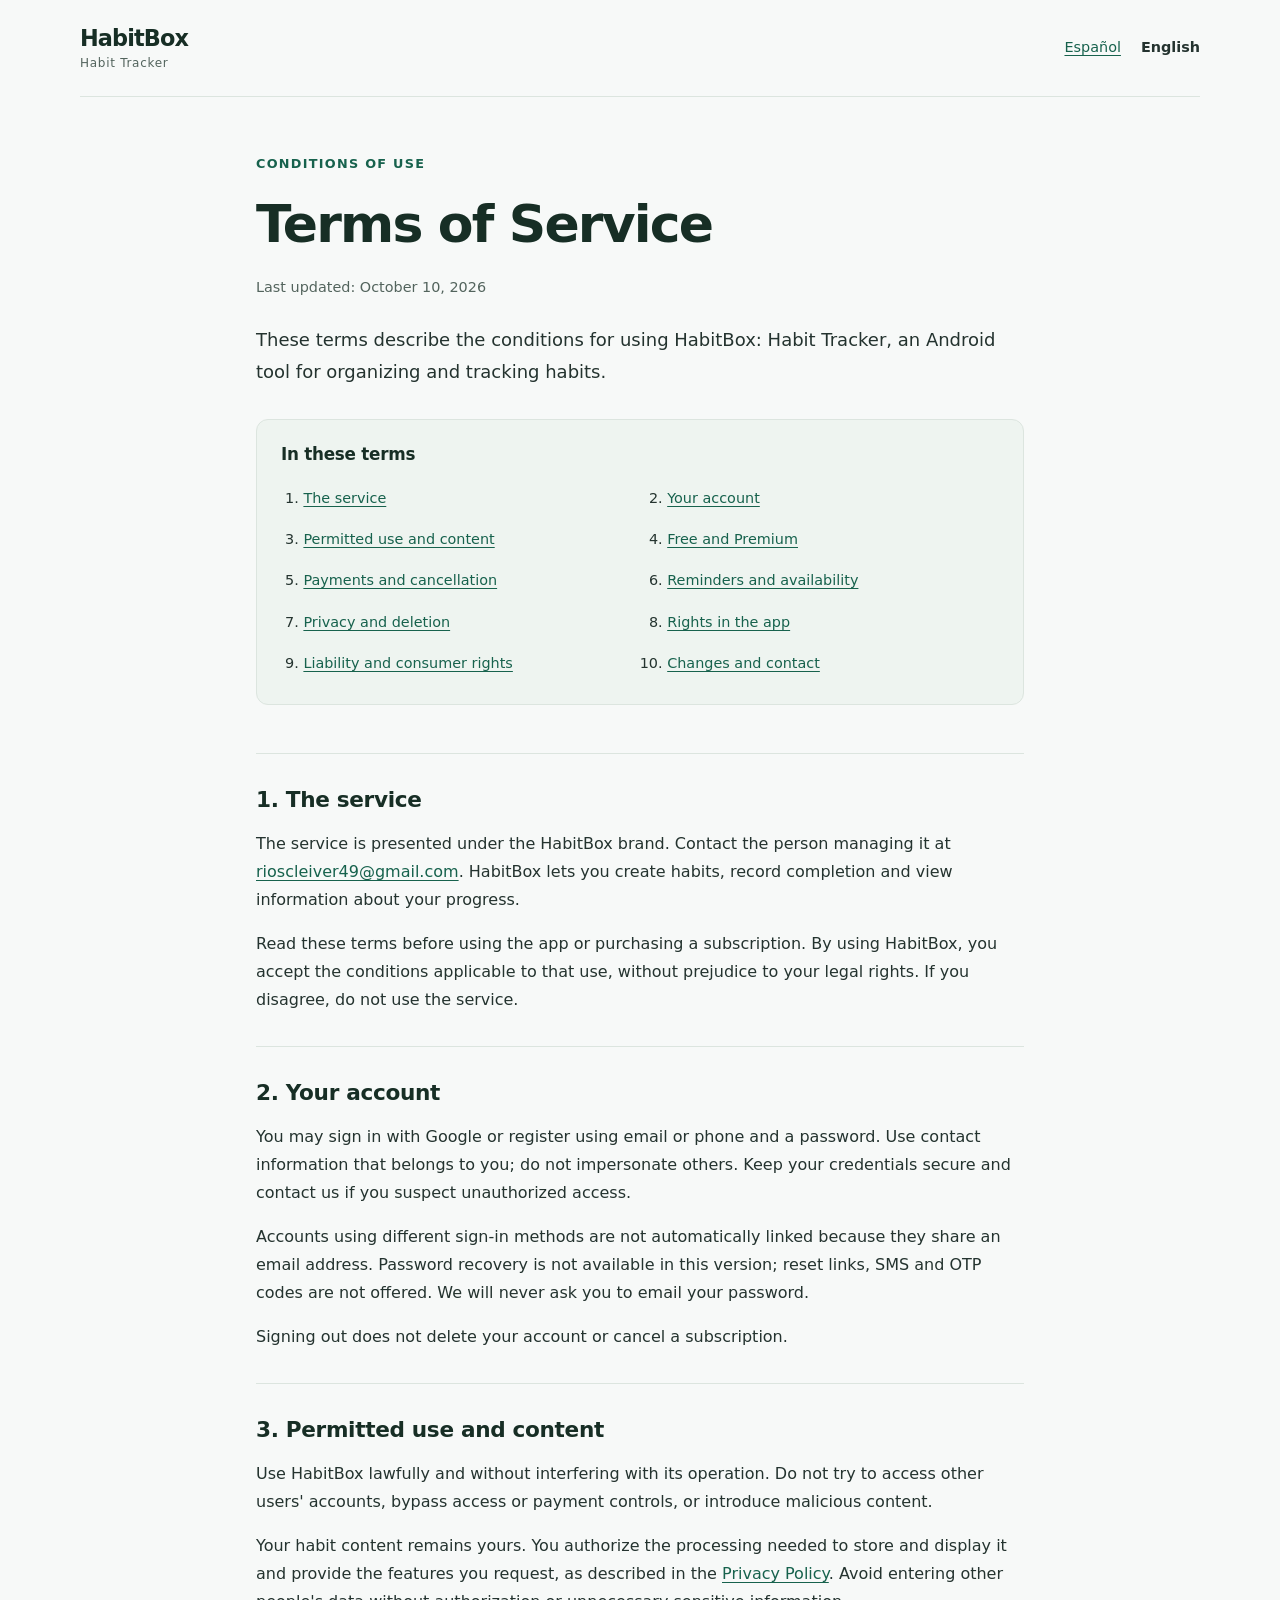
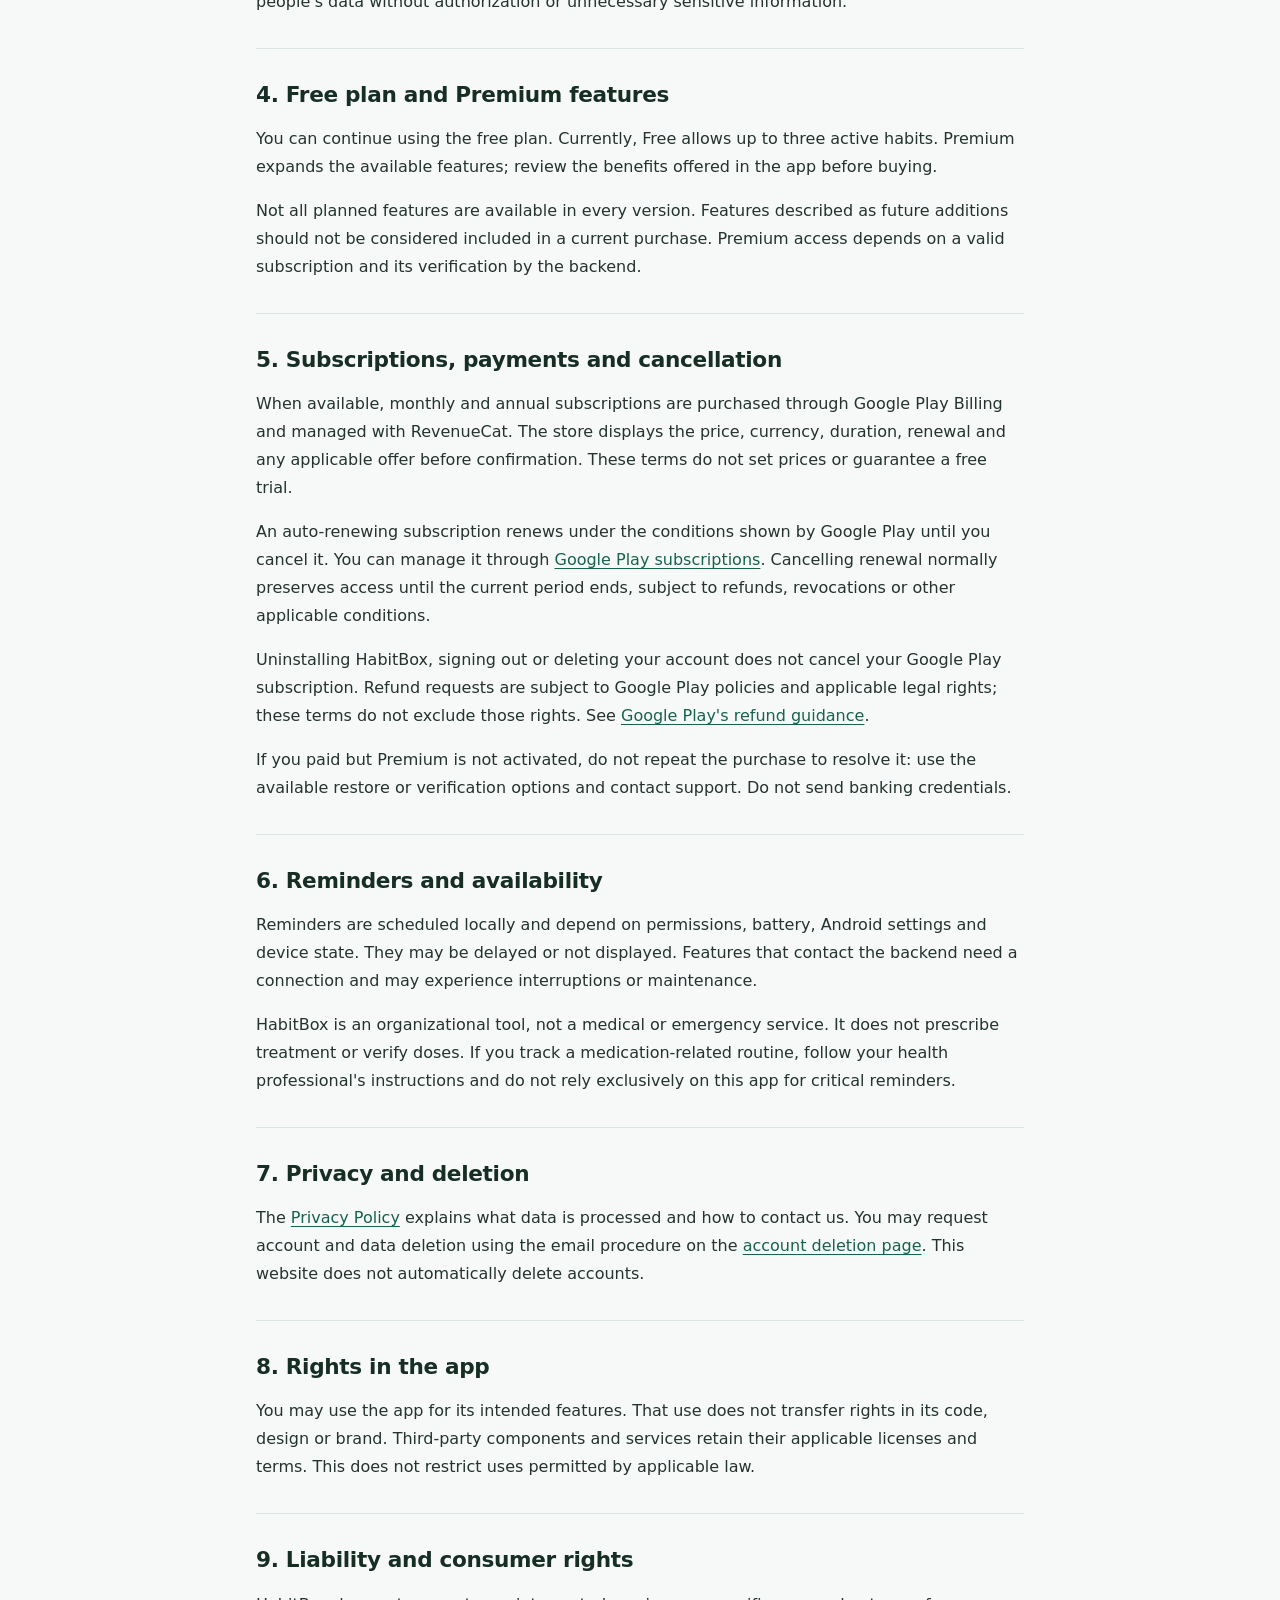
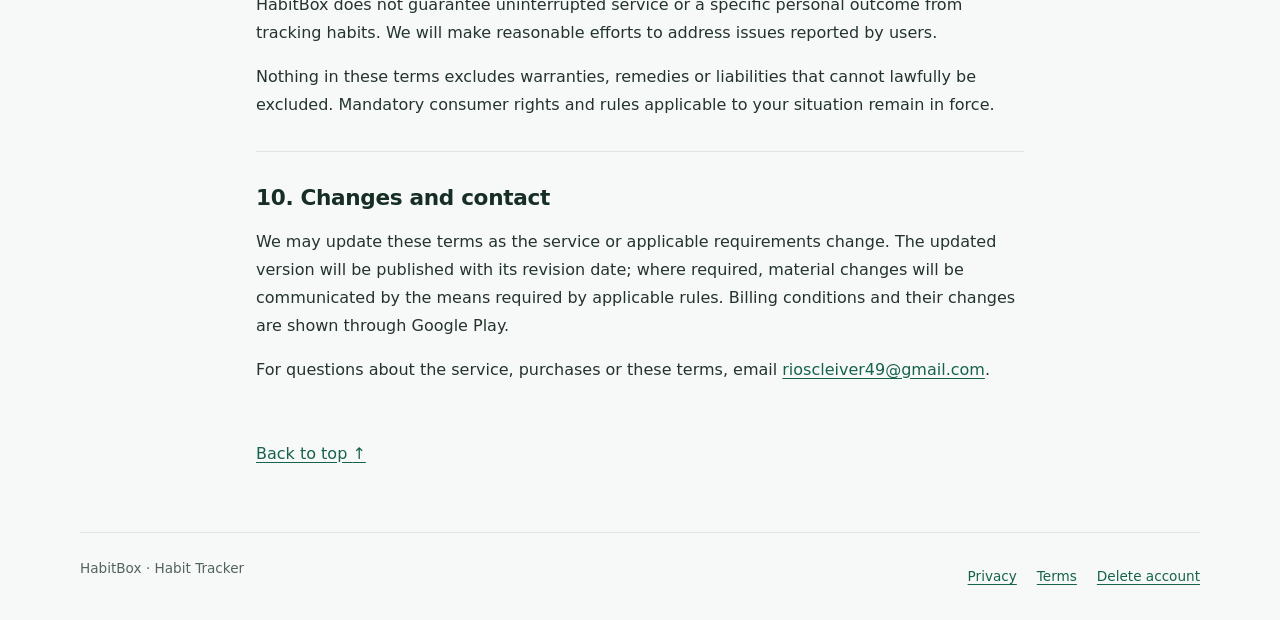
<file: terms-en.html>
<!doctype html>
<html lang="en">
<head>
  <meta charset="utf-8">
  <meta name="viewport" content="width=device-width, initial-scale=1">
  <meta name="description" content="HabitBox terms of service: accounts, app use, subscriptions, reminders and contact information.">
  <title>Terms of Service · HabitBox: Habit Tracker</title>
  <link rel="stylesheet" href="styles.css">
  <link rel="alternate" hreflang="es" href="terms.html">
  <link rel="alternate" hreflang="en" href="terms-en.html">
</head>
<body>
  <a class="skip-link" href="#content">Skip to content</a>
  <header class="site-header" id="top">
    <a class="brand" href="./" aria-label="HabitBox, home">HabitBox <span>Habit Tracker</span></a>
    <nav class="language-nav" aria-label="Language"><a href="terms.html" lang="es" hreflang="es">Español</a><span aria-current="page">English</span></nav>
  </header>
  <main id="content" class="policy">
    <header class="policy-heading">
      <p class="eyebrow">Conditions of use</p><h1>Terms of Service</h1>
      <p class="updated">Last updated: <time datetime="2026-10-10">October 10, 2026</time></p>
      <p class="lead">These terms describe the conditions for using HabitBox: Habit Tracker, an Android tool for organizing and tracking habits.</p>
    </header>
    <nav class="contents" aria-labelledby="contents-heading">
      <h2 id="contents-heading">In these terms</h2>
      <ol><li><a href="#service">The service</a></li><li><a href="#account">Your account</a></li><li><a href="#use">Permitted use and content</a></li><li><a href="#premium">Free and Premium</a></li><li><a href="#payments">Payments and cancellation</a></li><li><a href="#reminders">Reminders and availability</a></li><li><a href="#privacy">Privacy and deletion</a></li><li><a href="#rights">Rights in the app</a></li><li><a href="#liability">Liability and consumer rights</a></li><li><a href="#changes">Changes and contact</a></li></ol>
    </nav>
    <section id="service">
      <h2>1. The service</h2>
      <p>The service is presented under the HabitBox brand. Contact the person managing it at <a href="mailto:rioscleiver49@gmail.com">rioscleiver49@gmail.com</a>. HabitBox lets you create habits, record completion and view information about your progress.</p>
      <p>Read these terms before using the app or purchasing a subscription. By using HabitBox, you accept the conditions applicable to that use, without prejudice to your legal rights. If you disagree, do not use the service.</p>
    </section>
    <section id="account">
      <h2>2. Your account</h2>
      <p>You may sign in with Google or register using email or phone and a password. Use contact information that belongs to you; do not impersonate others. Keep your credentials secure and contact us if you suspect unauthorized access.</p>
      <p>Accounts using different sign-in methods are not automatically linked because they share an email address. Password recovery is not available in this version; reset links, SMS and OTP codes are not offered. We will never ask you to email your password.</p>
      <p>Signing out does not delete your account or cancel a subscription.</p>
    </section>
    <section id="use">
      <h2>3. Permitted use and content</h2>
      <p>Use HabitBox lawfully and without interfering with its operation. Do not try to access other users' accounts, bypass access or payment controls, or introduce malicious content.</p>
      <p>Your habit content remains yours. You authorize the processing needed to store and display it and provide the features you request, as described in the <a href="privacy-en.html">Privacy Policy</a>. Avoid entering other people's data without authorization or unnecessary sensitive information.</p>
    </section>
    <section id="premium">
      <h2>4. Free plan and Premium features</h2>
      <p>You can continue using the free plan. Currently, Free allows up to three active habits. Premium expands the available features; review the benefits offered in the app before buying.</p>
      <p>Not all planned features are available in every version. Features described as future additions should not be considered included in a current purchase. Premium access depends on a valid subscription and its verification by the backend.</p>
    </section>
    <section id="payments">
      <h2>5. Subscriptions, payments and cancellation</h2>
      <p>When available, monthly and annual subscriptions are purchased through Google Play Billing and managed with RevenueCat. The store displays the price, currency, duration, renewal and any applicable offer before confirmation. These terms do not set prices or guarantee a free trial.</p>
      <p>An auto-renewing subscription renews under the conditions shown by Google Play until you cancel it. You can manage it through <a href="https://play.google.com/store/account/subscriptions">Google Play subscriptions</a>. Cancelling renewal normally preserves access until the current period ends, subject to refunds, revocations or other applicable conditions.</p>
      <p>Uninstalling HabitBox, signing out or deleting your account does not cancel your Google Play subscription. Refund requests are subject to Google Play policies and applicable legal rights; these terms do not exclude those rights. See <a href="https://support.google.com/googleplay/answer/2479637?hl=en">Google Play's refund guidance</a>.</p>
      <p>If you paid but Premium is not activated, do not repeat the purchase to resolve it: use the available restore or verification options and contact support. Do not send banking credentials.</p>
    </section>
    <section id="reminders">
      <h2>6. Reminders and availability</h2>
      <p>Reminders are scheduled locally and depend on permissions, battery, Android settings and device state. They may be delayed or not displayed. Features that contact the backend need a connection and may experience interruptions or maintenance.</p>
      <p>HabitBox is an organizational tool, not a medical or emergency service. It does not prescribe treatment or verify doses. If you track a medication-related routine, follow your health professional's instructions and do not rely exclusively on this app for critical reminders.</p>
    </section>
    <section id="privacy">
      <h2>7. Privacy and deletion</h2>
      <p>The <a href="privacy-en.html">Privacy Policy</a> explains what data is processed and how to contact us. You may request account and data deletion using the email procedure on the <a href="delete-account.html">account deletion page</a>. This website does not automatically delete accounts.</p>
    </section>
    <section id="rights">
      <h2>8. Rights in the app</h2>
      <p>You may use the app for its intended features. That use does not transfer rights in its code, design or brand. Third-party components and services retain their applicable licenses and terms. This does not restrict uses permitted by applicable law.</p>
    </section>
    <section id="liability">
      <h2>9. Liability and consumer rights</h2>
      <p>HabitBox does not guarantee uninterrupted service or a specific personal outcome from tracking habits. We will make reasonable efforts to address issues reported by users.</p>
      <p>Nothing in these terms excludes warranties, remedies or liabilities that cannot lawfully be excluded. Mandatory consumer rights and rules applicable to your situation remain in force.</p>
    </section>
    <section id="changes">
      <h2>10. Changes and contact</h2>
      <p>We may update these terms as the service or applicable requirements change. The updated version will be published with its revision date; where required, material changes will be communicated by the means required by applicable rules. Billing conditions and their changes are shown through Google Play.</p>
      <p>For questions about the service, purchases or these terms, email <a href="mailto:rioscleiver49@gmail.com">rioscleiver49@gmail.com</a>.</p>
    </section>
    <a class="back-top" href="#top">Back to top <span aria-hidden="true">↑</span></a>
  </main>
  <footer class="site-footer"><p>HabitBox <span aria-hidden="true">·</span> Habit Tracker</p><nav aria-label="Legal pages"><a href="privacy-en.html">Privacy</a><a href="terms-en.html" aria-current="page">Terms</a><a href="delete-account.html">Delete account</a></nav></footer>
</body>
</html>
</file>
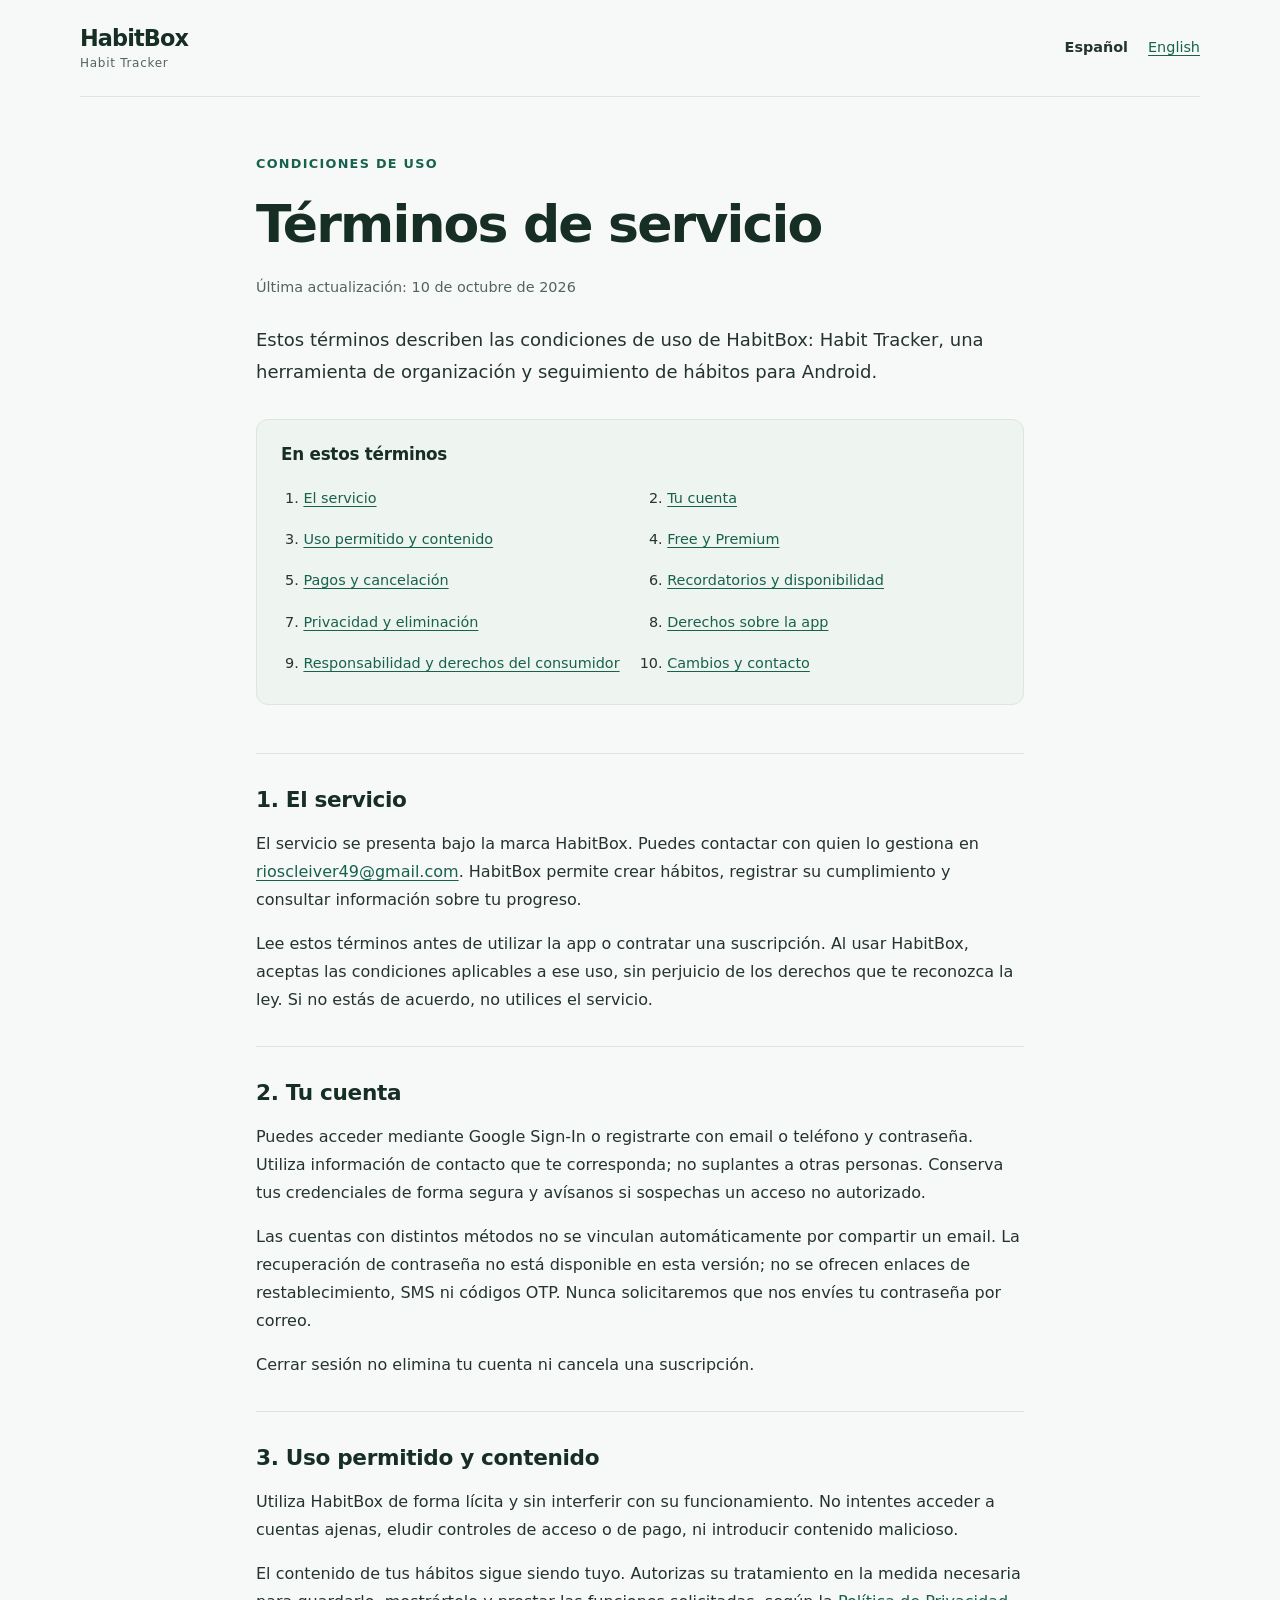
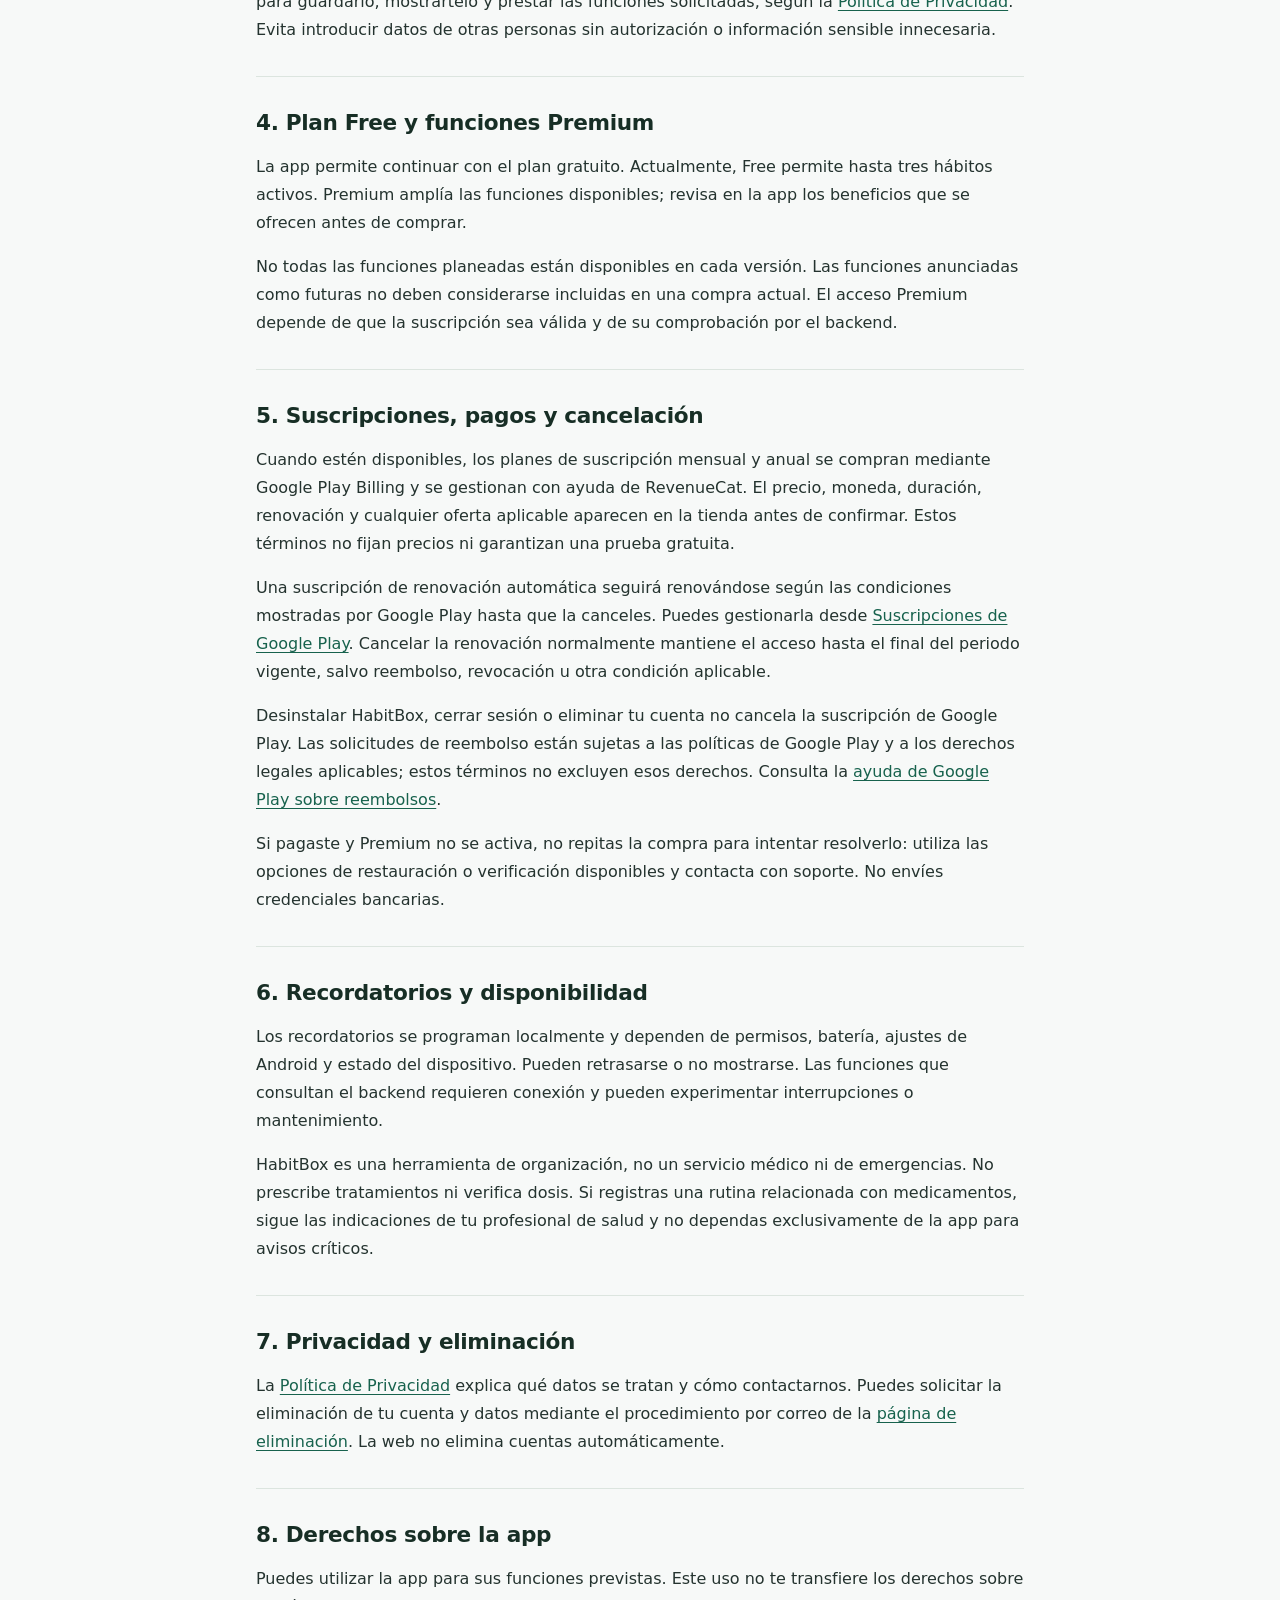
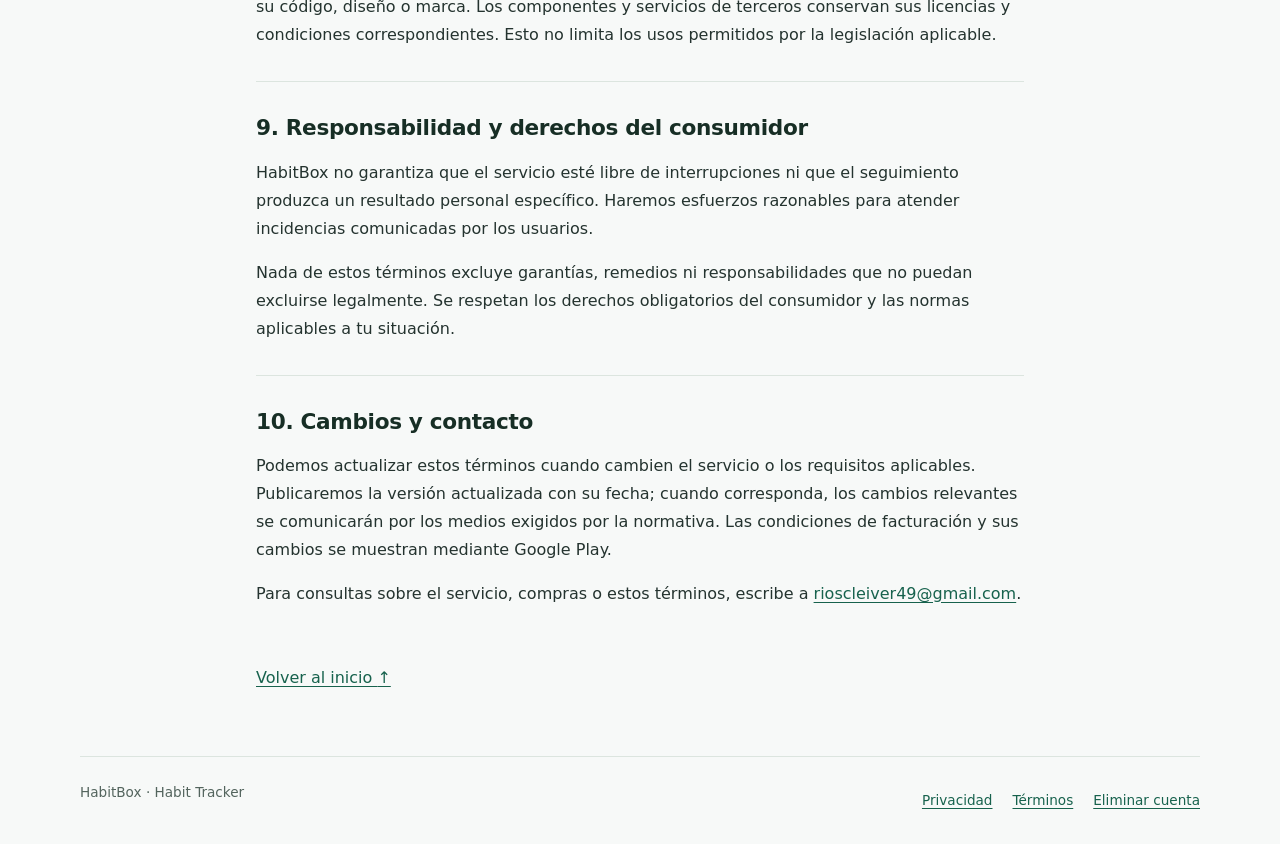
<file: terms.html>
<!doctype html>
<html lang="es">
<head>
  <meta charset="utf-8">
  <meta name="viewport" content="width=device-width, initial-scale=1">
  <meta name="description" content="Términos de servicio de HabitBox: cuentas, uso de la app, suscripciones, recordatorios y contacto.">
  <title>Términos de servicio · HabitBox: Habit Tracker</title>
  <link rel="stylesheet" href="styles.css">
  <link rel="alternate" hreflang="es" href="terms.html">
  <link rel="alternate" hreflang="en" href="terms-en.html">
</head>
<body>
  <a class="skip-link" href="#contenido">Saltar al contenido</a>
  <header class="site-header" id="inicio">
    <a class="brand" href="./" aria-label="HabitBox, inicio">HabitBox <span>Habit Tracker</span></a>
    <nav class="language-nav" aria-label="Idioma"><span aria-current="page">Español</span><a href="terms-en.html" lang="en" hreflang="en">English</a></nav>
  </header>
  <main id="contenido" class="policy">
    <header class="policy-heading">
      <p class="eyebrow">Condiciones de uso</p><h1>Términos de servicio</h1>
      <p class="updated">Última actualización: <time datetime="2026-10-10">10 de octubre de 2026</time></p>
      <p class="lead">Estos términos describen las condiciones de uso de HabitBox: Habit Tracker, una herramienta de organización y seguimiento de hábitos para Android.</p>
    </header>
    <nav class="contents" aria-labelledby="indice">
      <h2 id="indice">En estos términos</h2>
      <ol><li><a href="#servicio">El servicio</a></li><li><a href="#cuenta">Tu cuenta</a></li><li><a href="#uso">Uso permitido y contenido</a></li><li><a href="#premium">Free y Premium</a></li><li><a href="#pagos">Pagos y cancelación</a></li><li><a href="#recordatorios">Recordatorios y disponibilidad</a></li><li><a href="#privacidad">Privacidad y eliminación</a></li><li><a href="#derechos">Derechos sobre la app</a></li><li><a href="#responsabilidad">Responsabilidad y derechos del consumidor</a></li><li><a href="#cambios">Cambios y contacto</a></li></ol>
    </nav>
    <section id="servicio">
      <h2>1. El servicio</h2>
      <p>El servicio se presenta bajo la marca HabitBox. Puedes contactar con quien lo gestiona en <a href="mailto:rioscleiver49@gmail.com">rioscleiver49@gmail.com</a>. HabitBox permite crear hábitos, registrar su cumplimiento y consultar información sobre tu progreso.</p>
      <p>Lee estos términos antes de utilizar la app o contratar una suscripción. Al usar HabitBox, aceptas las condiciones aplicables a ese uso, sin perjuicio de los derechos que te reconozca la ley. Si no estás de acuerdo, no utilices el servicio.</p>
    </section>
    <section id="cuenta">
      <h2>2. Tu cuenta</h2>
      <p>Puedes acceder mediante Google Sign-In o registrarte con email o teléfono y contraseña. Utiliza información de contacto que te corresponda; no suplantes a otras personas. Conserva tus credenciales de forma segura y avísanos si sospechas un acceso no autorizado.</p>
      <p>Las cuentas con distintos métodos no se vinculan automáticamente por compartir un email. La recuperación de contraseña no está disponible en esta versión; no se ofrecen enlaces de restablecimiento, SMS ni códigos OTP. Nunca solicitaremos que nos envíes tu contraseña por correo.</p>
      <p>Cerrar sesión no elimina tu cuenta ni cancela una suscripción.</p>
    </section>
    <section id="uso">
      <h2>3. Uso permitido y contenido</h2>
      <p>Utiliza HabitBox de forma lícita y sin interferir con su funcionamiento. No intentes acceder a cuentas ajenas, eludir controles de acceso o de pago, ni introducir contenido malicioso.</p>
      <p>El contenido de tus hábitos sigue siendo tuyo. Autorizas su tratamiento en la medida necesaria para guardarlo, mostrártelo y prestar las funciones solicitadas, según la <a href="privacy.html">Política de Privacidad</a>. Evita introducir datos de otras personas sin autorización o información sensible innecesaria.</p>
    </section>
    <section id="premium">
      <h2>4. Plan Free y funciones Premium</h2>
      <p>La app permite continuar con el plan gratuito. Actualmente, Free permite hasta tres hábitos activos. Premium amplía las funciones disponibles; revisa en la app los beneficios que se ofrecen antes de comprar.</p>
      <p>No todas las funciones planeadas están disponibles en cada versión. Las funciones anunciadas como futuras no deben considerarse incluidas en una compra actual. El acceso Premium depende de que la suscripción sea válida y de su comprobación por el backend.</p>
    </section>
    <section id="pagos">
      <h2>5. Suscripciones, pagos y cancelación</h2>
      <p>Cuando estén disponibles, los planes de suscripción mensual y anual se compran mediante Google Play Billing y se gestionan con ayuda de RevenueCat. El precio, moneda, duración, renovación y cualquier oferta aplicable aparecen en la tienda antes de confirmar. Estos términos no fijan precios ni garantizan una prueba gratuita.</p>
      <p>Una suscripción de renovación automática seguirá renovándose según las condiciones mostradas por Google Play hasta que la canceles. Puedes gestionarla desde <a href="https://play.google.com/store/account/subscriptions">Suscripciones de Google Play</a>. Cancelar la renovación normalmente mantiene el acceso hasta el final del periodo vigente, salvo reembolso, revocación u otra condición aplicable.</p>
      <p>Desinstalar HabitBox, cerrar sesión o eliminar tu cuenta no cancela la suscripción de Google Play. Las solicitudes de reembolso están sujetas a las políticas de Google Play y a los derechos legales aplicables; estos términos no excluyen esos derechos. Consulta la <a href="https://support.google.com/googleplay/answer/2479637?hl=es">ayuda de Google Play sobre reembolsos</a>.</p>
      <p>Si pagaste y Premium no se activa, no repitas la compra para intentar resolverlo: utiliza las opciones de restauración o verificación disponibles y contacta con soporte. No envíes credenciales bancarias.</p>
    </section>
    <section id="recordatorios">
      <h2>6. Recordatorios y disponibilidad</h2>
      <p>Los recordatorios se programan localmente y dependen de permisos, batería, ajustes de Android y estado del dispositivo. Pueden retrasarse o no mostrarse. Las funciones que consultan el backend requieren conexión y pueden experimentar interrupciones o mantenimiento.</p>
      <p>HabitBox es una herramienta de organización, no un servicio médico ni de emergencias. No prescribe tratamientos ni verifica dosis. Si registras una rutina relacionada con medicamentos, sigue las indicaciones de tu profesional de salud y no dependas exclusivamente de la app para avisos críticos.</p>
    </section>
    <section id="privacidad">
      <h2>7. Privacidad y eliminación</h2>
      <p>La <a href="privacy.html">Política de Privacidad</a> explica qué datos se tratan y cómo contactarnos. Puedes solicitar la eliminación de tu cuenta y datos mediante el procedimiento por correo de la <a href="delete-account-es.html">página de eliminación</a>. La web no elimina cuentas automáticamente.</p>
    </section>
    <section id="derechos">
      <h2>8. Derechos sobre la app</h2>
      <p>Puedes utilizar la app para sus funciones previstas. Este uso no te transfiere los derechos sobre su código, diseño o marca. Los componentes y servicios de terceros conservan sus licencias y condiciones correspondientes. Esto no limita los usos permitidos por la legislación aplicable.</p>
    </section>
    <section id="responsabilidad">
      <h2>9. Responsabilidad y derechos del consumidor</h2>
      <p>HabitBox no garantiza que el servicio esté libre de interrupciones ni que el seguimiento produzca un resultado personal específico. Haremos esfuerzos razonables para atender incidencias comunicadas por los usuarios.</p>
      <p>Nada de estos términos excluye garantías, remedios ni responsabilidades que no puedan excluirse legalmente. Se respetan los derechos obligatorios del consumidor y las normas aplicables a tu situación.</p>
    </section>
    <section id="cambios">
      <h2>10. Cambios y contacto</h2>
      <p>Podemos actualizar estos términos cuando cambien el servicio o los requisitos aplicables. Publicaremos la versión actualizada con su fecha; cuando corresponda, los cambios relevantes se comunicarán por los medios exigidos por la normativa. Las condiciones de facturación y sus cambios se muestran mediante Google Play.</p>
      <p>Para consultas sobre el servicio, compras o estos términos, escribe a <a href="mailto:rioscleiver49@gmail.com">rioscleiver49@gmail.com</a>.</p>
    </section>
    <a class="back-top" href="#inicio">Volver al inicio <span aria-hidden="true">↑</span></a>
  </main>
  <footer class="site-footer"><p>HabitBox <span aria-hidden="true">·</span> Habit Tracker</p><nav aria-label="Páginas legales"><a href="privacy.html">Privacidad</a><a href="terms.html" aria-current="page">Términos</a><a href="delete-account-es.html">Eliminar cuenta</a></nav></footer>
</body>
</html>
</file>
<file: styles.css>
:root {
  color-scheme: light;
  font-family: system-ui, -apple-system, BlinkMacSystemFont, "Segoe UI", sans-serif;
  color: #24332f;
  background: #f7f9f8;
  line-height: 1.75;
  font-synthesis: none;
  --accent: #17624d;
  --muted: #53645d;
  --border: #dce5df;
}

* { box-sizing: border-box; }
body { margin: 0; }
a { color: var(--accent); text-underline-offset: 0.2em; }
a:hover { text-decoration-thickness: 2px; }
a:focus-visible { outline: 3px solid #246bd1; outline-offset: 5px; border-radius: 2px; }
p, li { overflow-wrap: anywhere; }
p { margin: 0 0 1rem; }
ul, ol { padding-left: 1.4rem; }
li + li { margin-top: 0.5rem; }
h1, h2, h3 { color: #172e25; line-height: 1.3; }
h1 { font-size: clamp(2rem, 5vw, 3.25rem); letter-spacing: -0.035em; margin: 0 0 1rem; }
h2 { font-size: 1.35rem; margin: 0 0 1rem; letter-spacing: -0.015em; }
h3 { font-size: 1.05rem; margin: 1.4rem 0 0.5rem; }
section, main, header[id] { scroll-margin-top: 1.5rem; }
.site-header, .site-footer { width: min(100% - 3rem, 70rem); margin-inline: auto; }
.site-header { display: flex; align-items: center; justify-content: space-between; gap: 1rem; padding-block: 1.5rem; border-bottom: 1px solid var(--border); }
.brand { text-decoration: none; color: #172e25; font-size: 1.4rem; font-weight: 750; letter-spacing: -0.04em; line-height: 1.3; }
.brand span { display: block; margin-top: 0.2rem; color: var(--muted); font-size: 0.75rem; font-weight: 500; letter-spacing: 0.06em; }
.header-label { color: var(--muted); font-size: 0.875rem; }
.policy, .home { width: min(100% - 3rem, 48rem); margin-inline: auto; padding-block: 3.5rem; }
.eyebrow { color: var(--accent); font-size: 0.8rem; font-weight: 700; letter-spacing: 0.1em; text-transform: uppercase; }
.updated { color: var(--muted); font-size: 0.9rem; }
.lead { font-size: 1.125rem; margin-top: 1.5rem; }
.notice { margin-block: 2rem; padding: 1.25rem; border: 1px solid #dbc996; border-left: 4px solid #8b6819; border-radius: 0.5rem; background: #fff9e9; color: #594513; }
.notice h2 { color: inherit; font-size: 1rem; }
.notice p { margin: 0; font-size: 0.95rem; }
.contents { padding: 1.5rem; margin-block: 2rem 3rem; background: #eef4f0; border: 1px solid var(--border); border-radius: 0.75rem; }
.contents h2 { font-size: 1.05rem; }
.contents ol { display: grid; grid-template-columns: 1fr 1fr; gap: 0.5rem 2rem; margin-bottom: 0; font-size: 0.9rem; }
.contents li + li { margin-top: 0; }
.contents a { display: inline-block; padding-block: 0.25rem; }
.policy section { padding-block: 2rem; border-top: 1px solid var(--border); }
.policy section > :last-child { margin-bottom: 0; }
.providers li + li { margin-top: 1rem; }
.contact-pending { padding: 1rem; background: #eef4f0; border-radius: 0.5rem; }
.contact-pending span { display: block; }
.back-top { display: inline-block; margin-top: 1rem; padding-block: 0.5rem; }
.site-footer { display: flex; flex-wrap: wrap; justify-content: space-between; gap: 0.5rem 2rem; padding-block: 1.5rem; border-top: 1px solid var(--border); color: var(--muted); font-size: 0.85rem; }
.site-footer p { margin: 0; }
.home { min-height: 65vh; }
.home h1 { max-width: 15ch; }
.button { display: inline-block; padding: 0.75rem 1.25rem; margin-top: 1rem; background: var(--accent); color: white; border-radius: 0.5rem; font-weight: 600; }
.skip-link { position: absolute; top: 0.75rem; left: 1rem; padding: 0.75rem 1rem; background: white; z-index: 10; transform: translateY(-200%); }
.skip-link:focus { transform: translateY(0); }
.language-nav, .site-footer nav { display: flex; flex-wrap: wrap; gap: 0.5rem 1.25rem; align-items: center; }
.language-nav { font-size: 0.9rem; }
.language-nav a, .site-footer nav a { display: inline-block; padding-block: 0.5rem; }
.language-nav [aria-current] { font-weight: 700; }
.language-grid { display: grid; grid-template-columns: repeat(2, minmax(0, 1fr)); gap: 1.25rem; margin-block: 2rem; }
.language-card { background: #eef4f0; border: 1px solid var(--border); border-radius: 0.75rem; padding: 1.5rem; }
.language-card ul { list-style: none; padding: 0; margin-bottom: 0; }
.language-card a { display: block; padding-block: 0.5rem; }
.contact-line { margin-top: 2rem; }

@media (max-width: 600px) {
  .site-header { flex-wrap: wrap; }
  .language-grid { grid-template-columns: 1fr; }
  .site-header, .site-footer, .policy, .home { width: calc(100% - 2rem); }
  .policy, .home { padding-block: 2rem; }
  .contents { padding: 1.25rem; }
  .contents ol { grid-template-columns: 1fr; }
  .policy section { padding-block: 1.75rem; }
}

@media (prefers-reduced-motion: reduce) {
  html { scroll-behavior: auto; }
}

@media print {
  :root { background: white; color: black; }
  .policy { width: 100%; padding-block: 1rem; }
  .skip-link, .contents, .back-top, .header-label { display: none; }
  .policy section { break-inside: avoid; }
  h2, h3 { break-after: avoid; }
}
</file>
